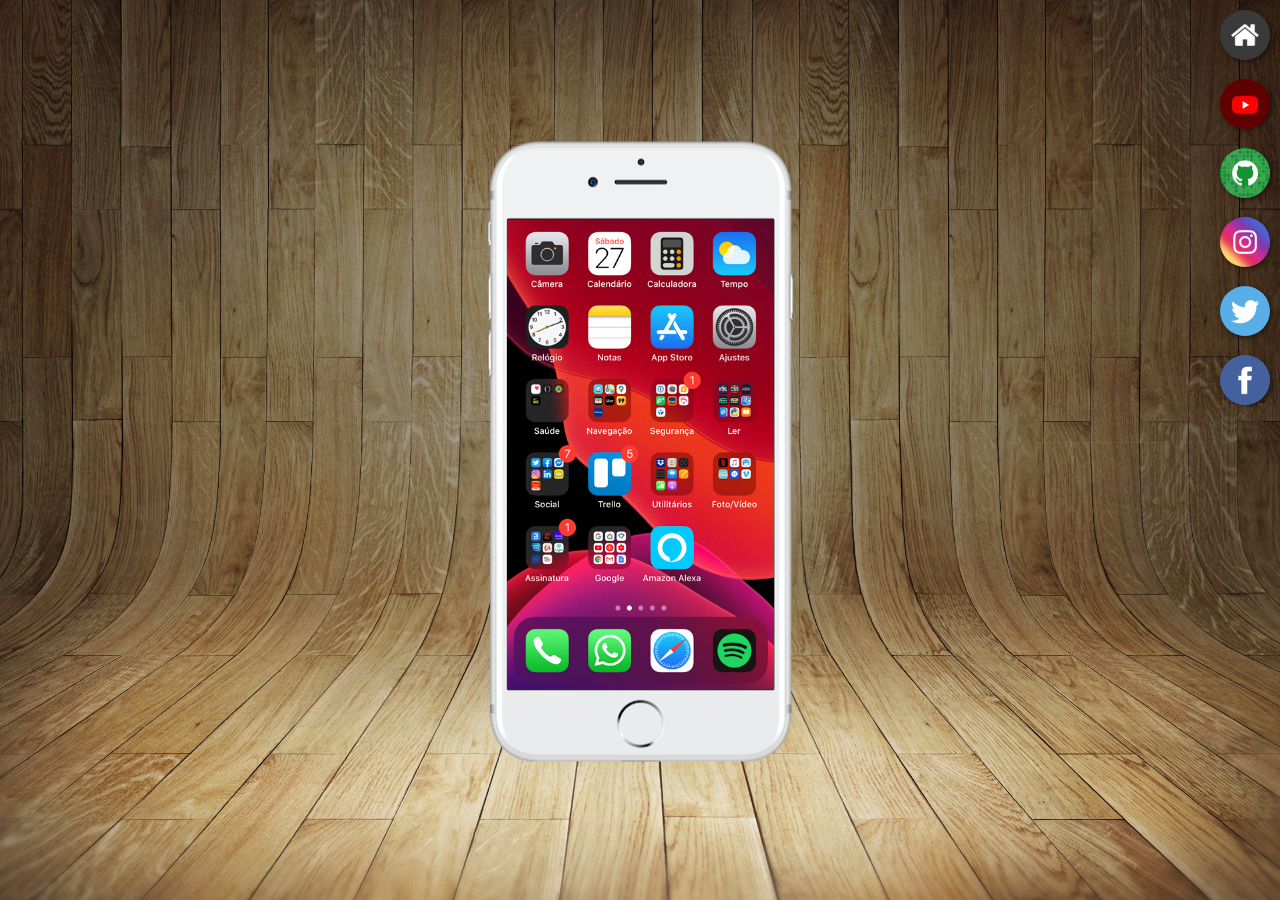
<file: index.html>
<!DOCTYPE html>
<html lang="pt-br">
<head>
    <meta charset="UTF-8">
    <meta http-equiv="X-UA-Compatible" content="IE=edge">
    <meta name="viewport" content="width=device-width, initial-scale=1.0">
    <link rel="shortcut icon" href="crown.png" type="image/x-icon">
    <link rel="stylesheet" href="estilo/style.css">
    <title>projeto redes sociais</title>
</head>
<body>
    <main>
        <div id="telefone">
            <iframe src="home.html" name="tela" frameborder="0" id="centro">
                seu navegador não é compativel
            </iframe>
        </div>
        <div id="redes-sociais">
            <a href="home.html" target="tela"><img src="imagens/logo-home.jpg" alt="home"></a>
            <a href="youtube.html" target="tela" ><img src="imagens/logo-youtube.jpg" alt="youtube"></a>
            <a href="github.html" target="tela"><img src="imagens/logo-github.jpg" alt="github"></a>
            <a href="instagram.html" target="tela"><img src="imagens/logo-instagram.jpg" alt="instagram"></a>
            <a href="twitter.html" target="tela"><img src="imagens/logo-twitter.jpg" alt="twitter"></a>
            <a href="facebook.html" target="tela"><img src="imagens/logo-facebook.jpg" alt="facebook"></a>
        </div>
    </main>
</body>
</html>
</file>
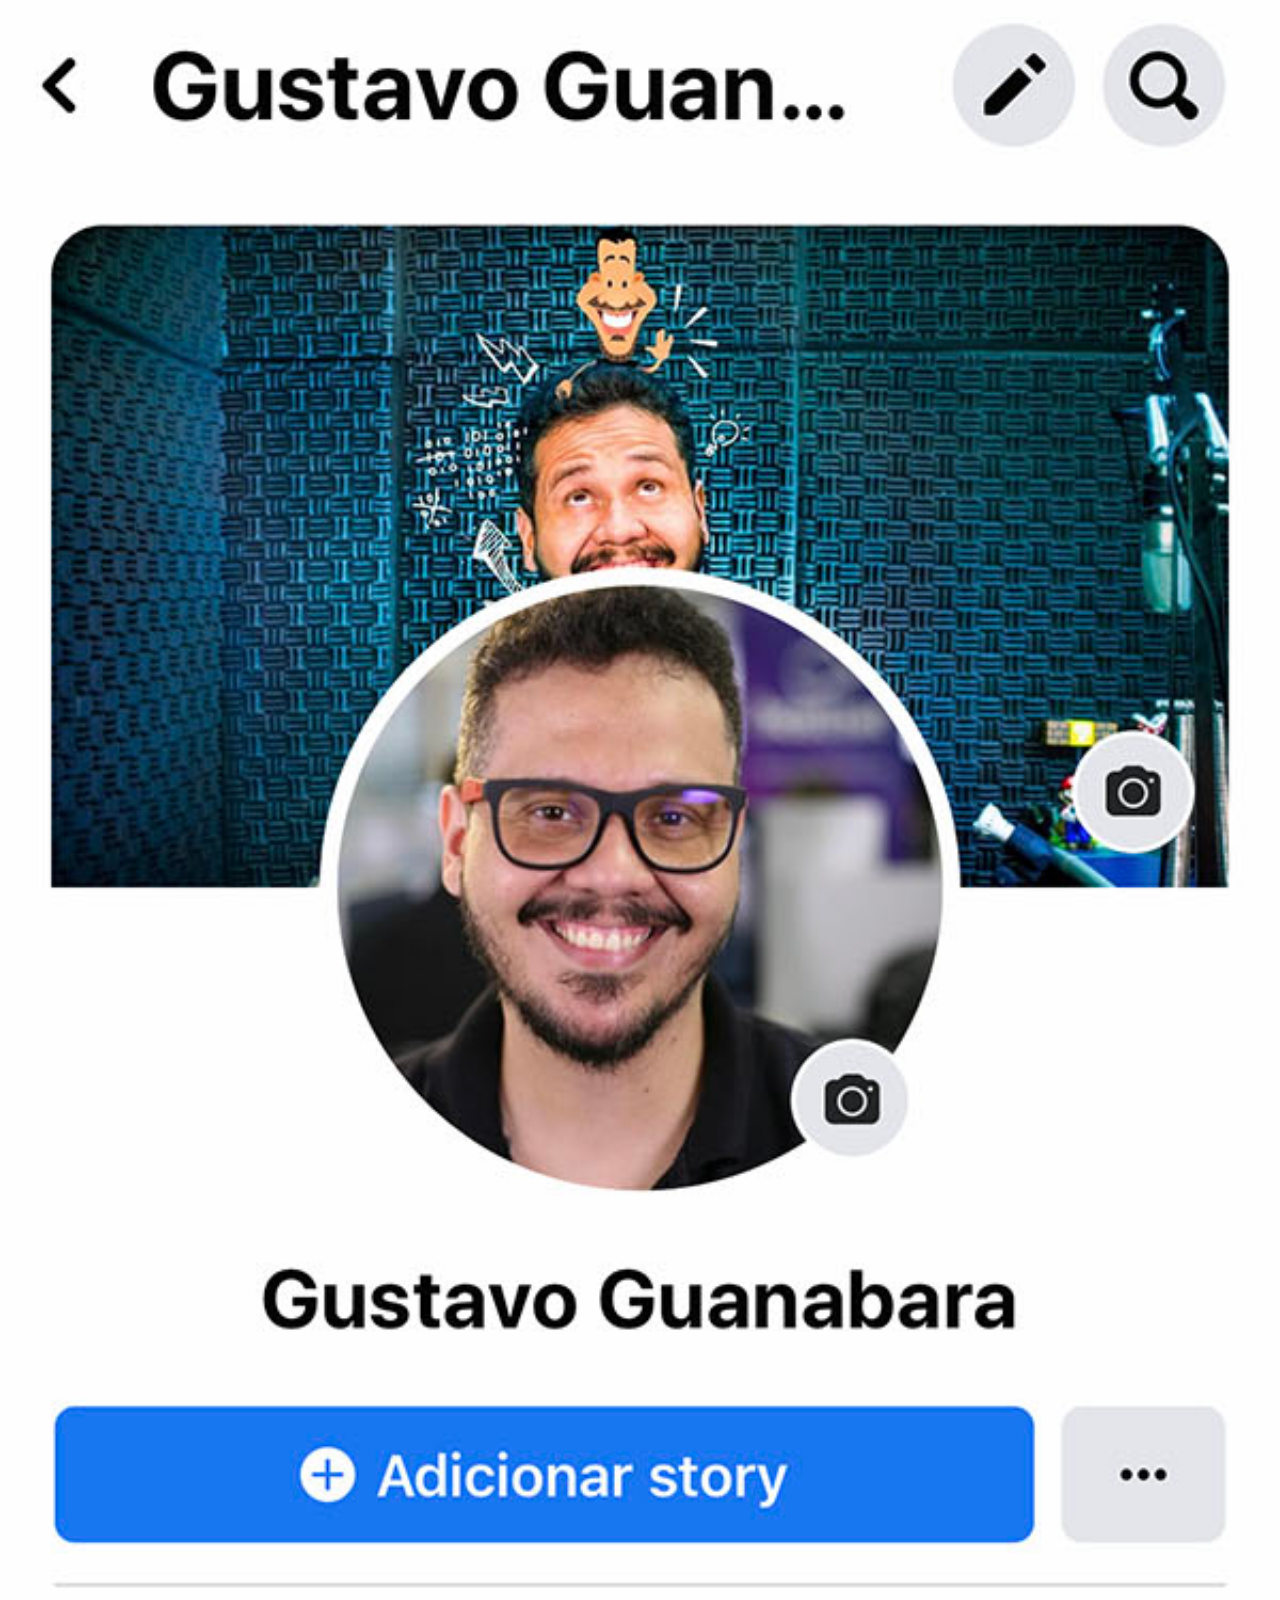
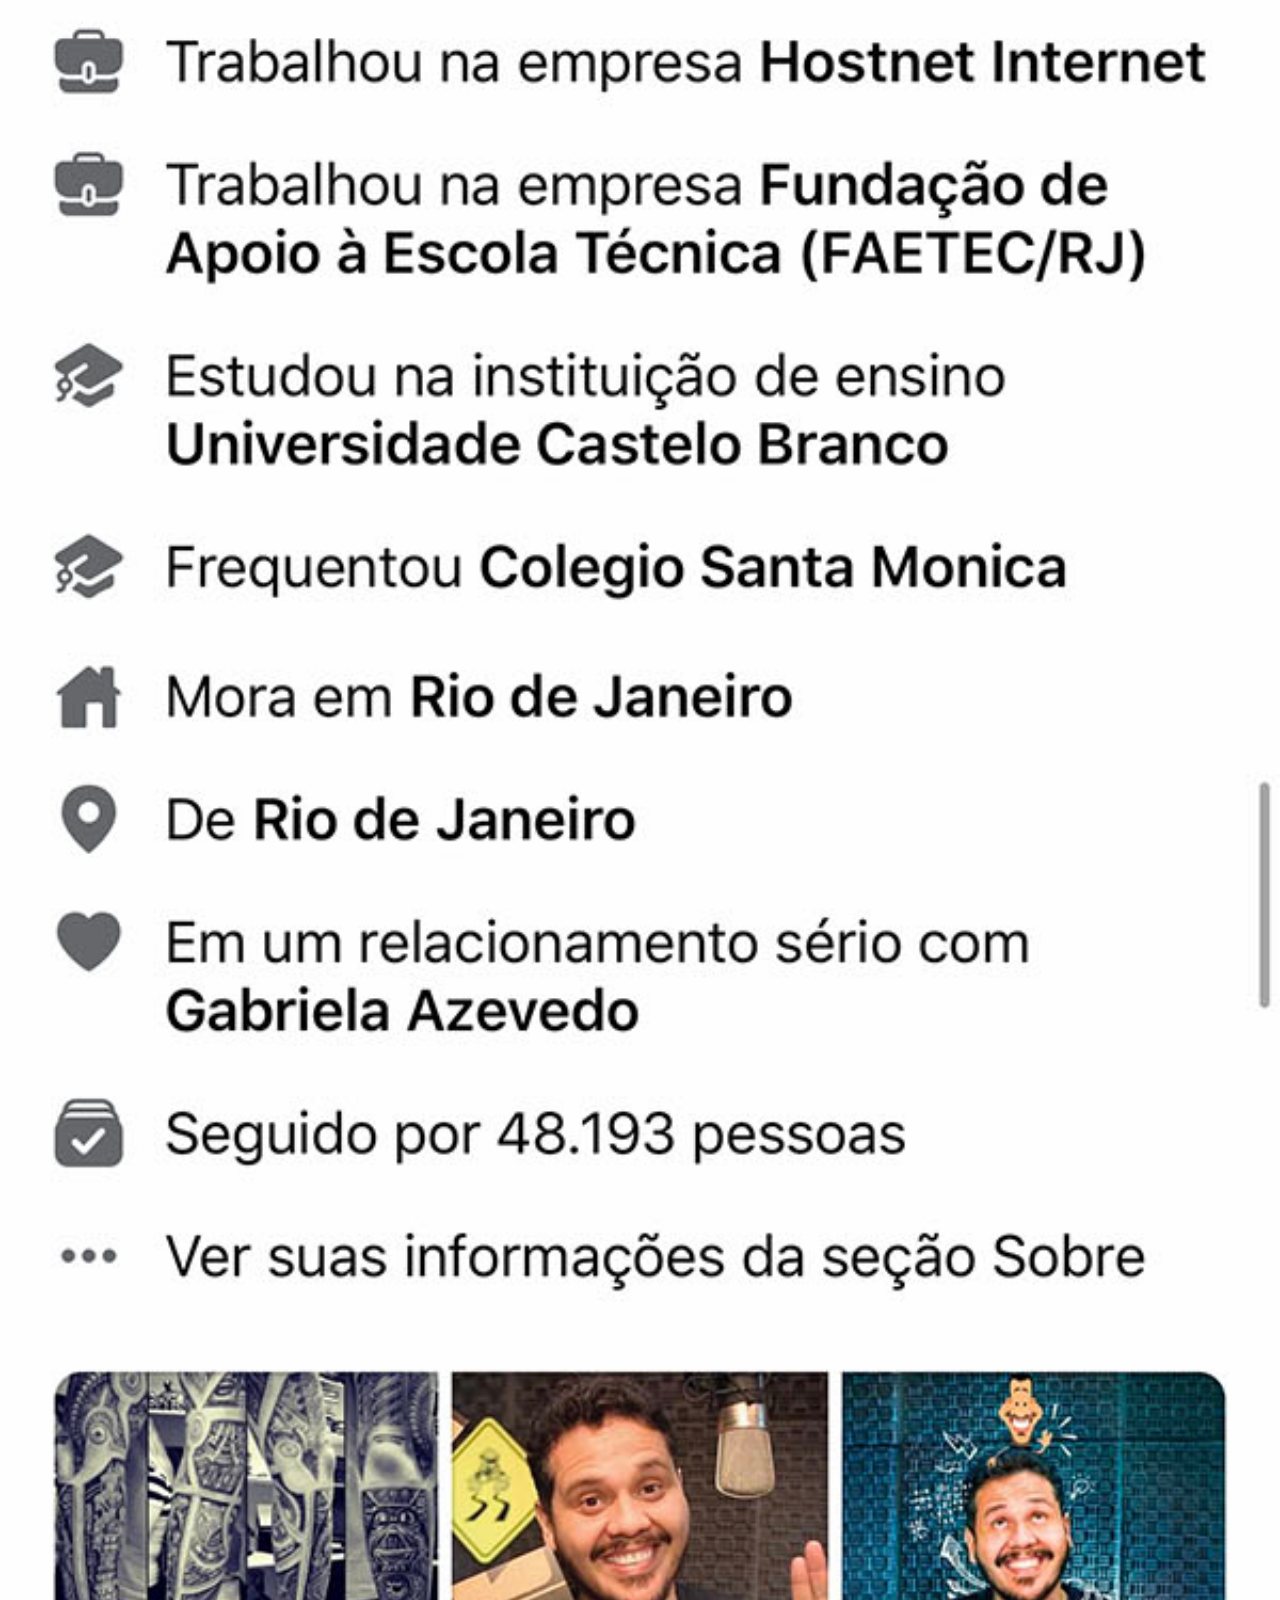
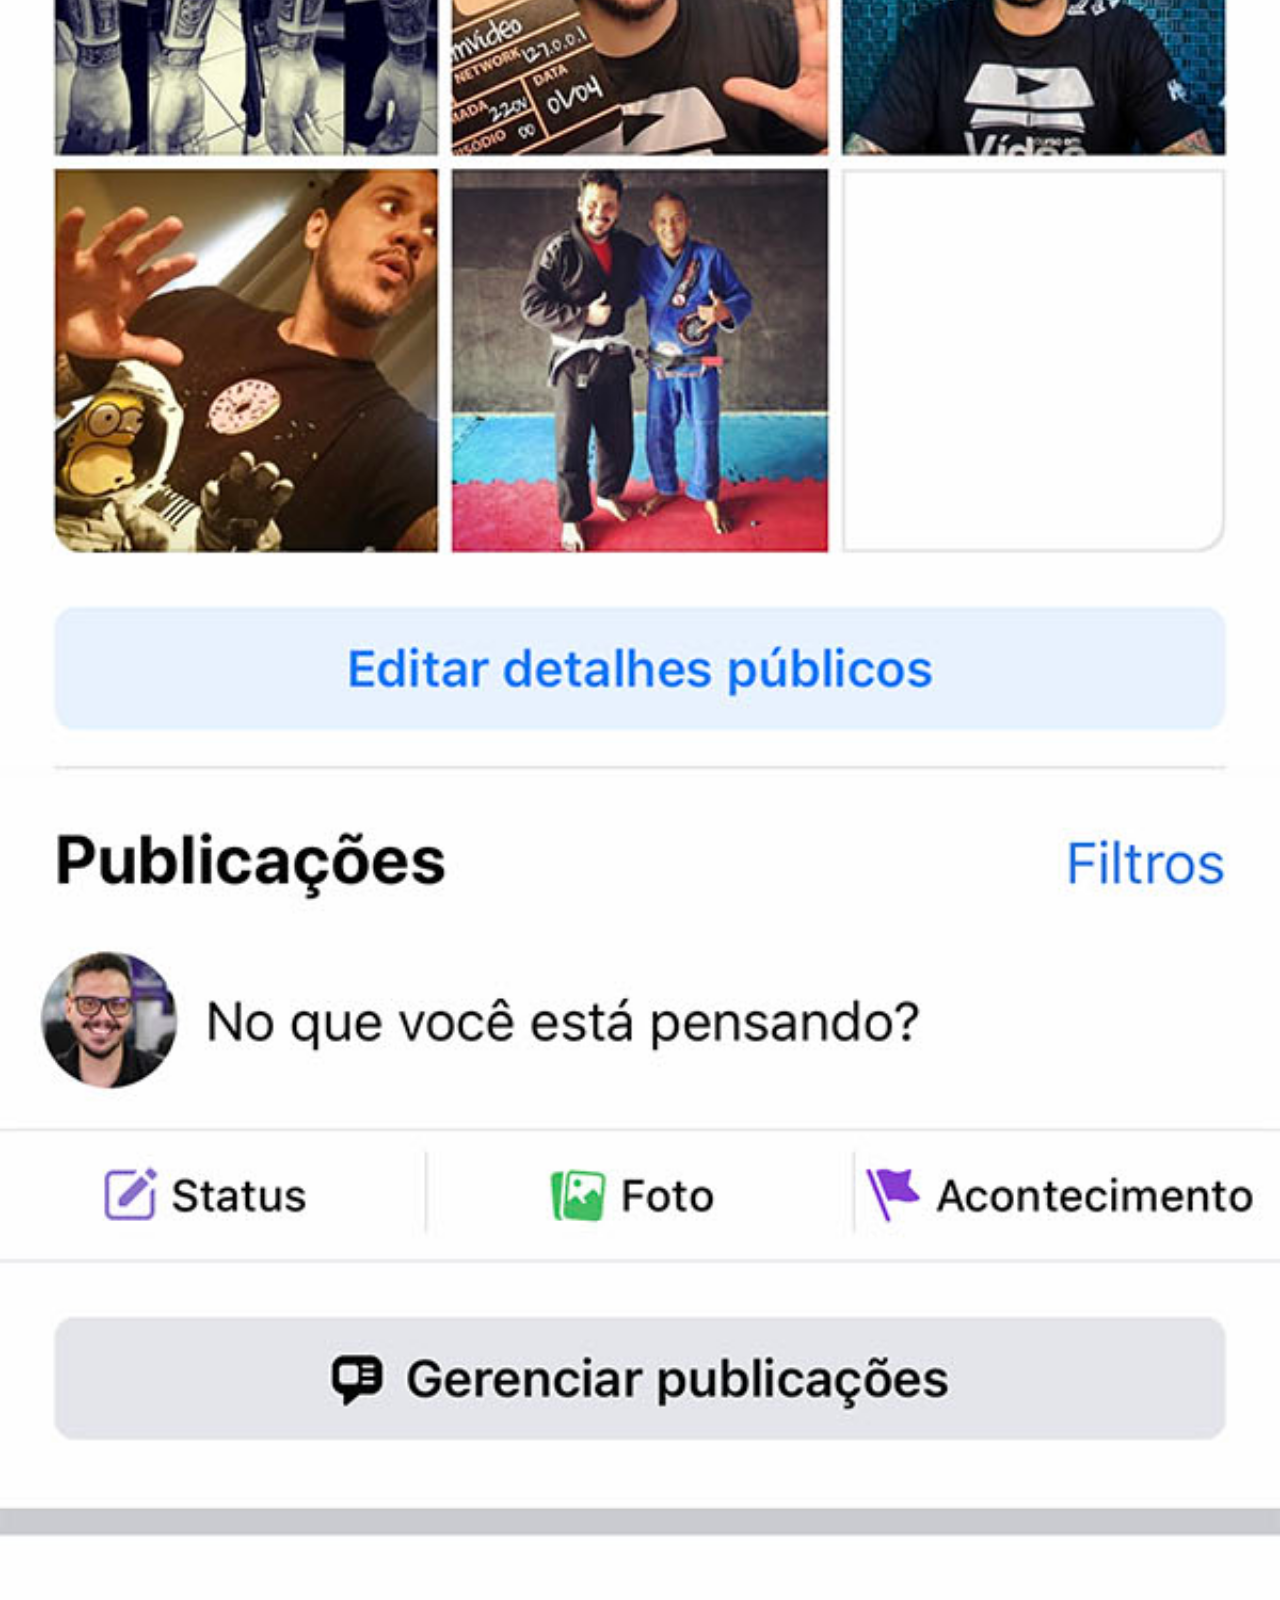
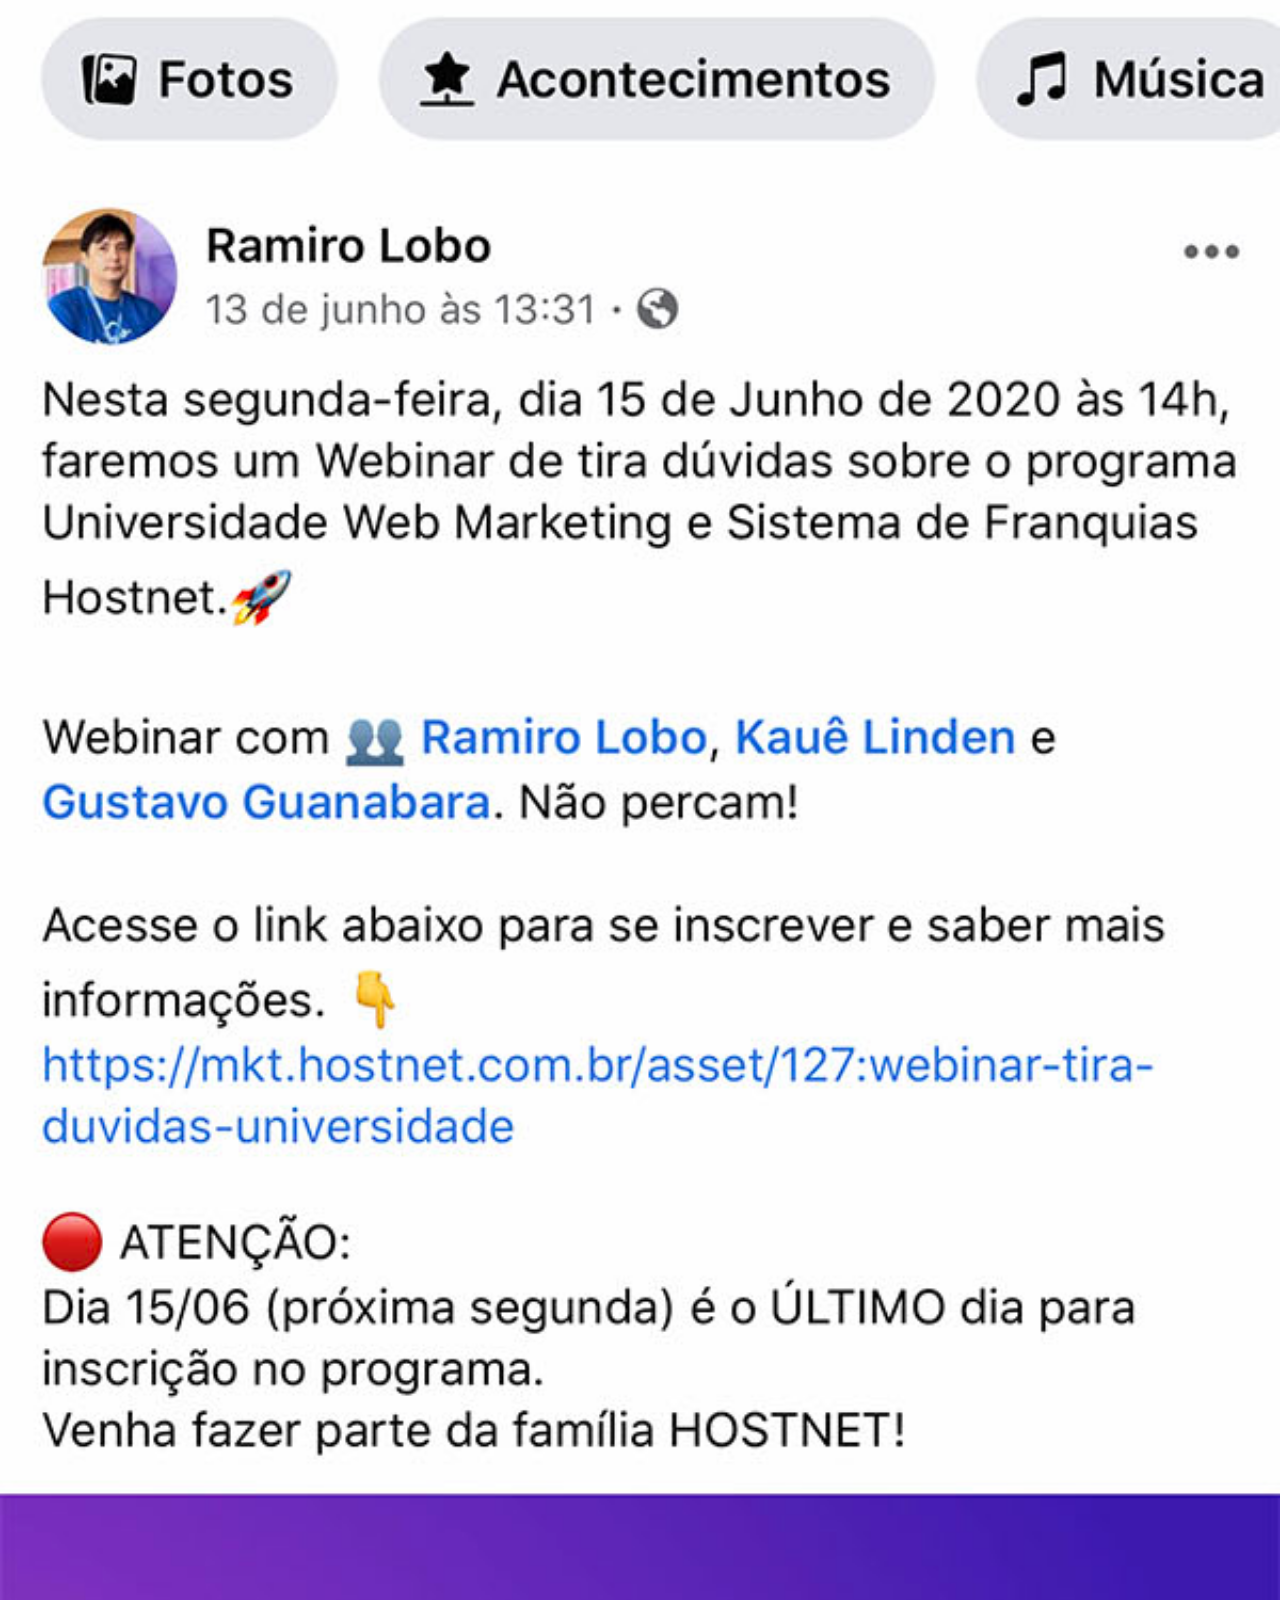
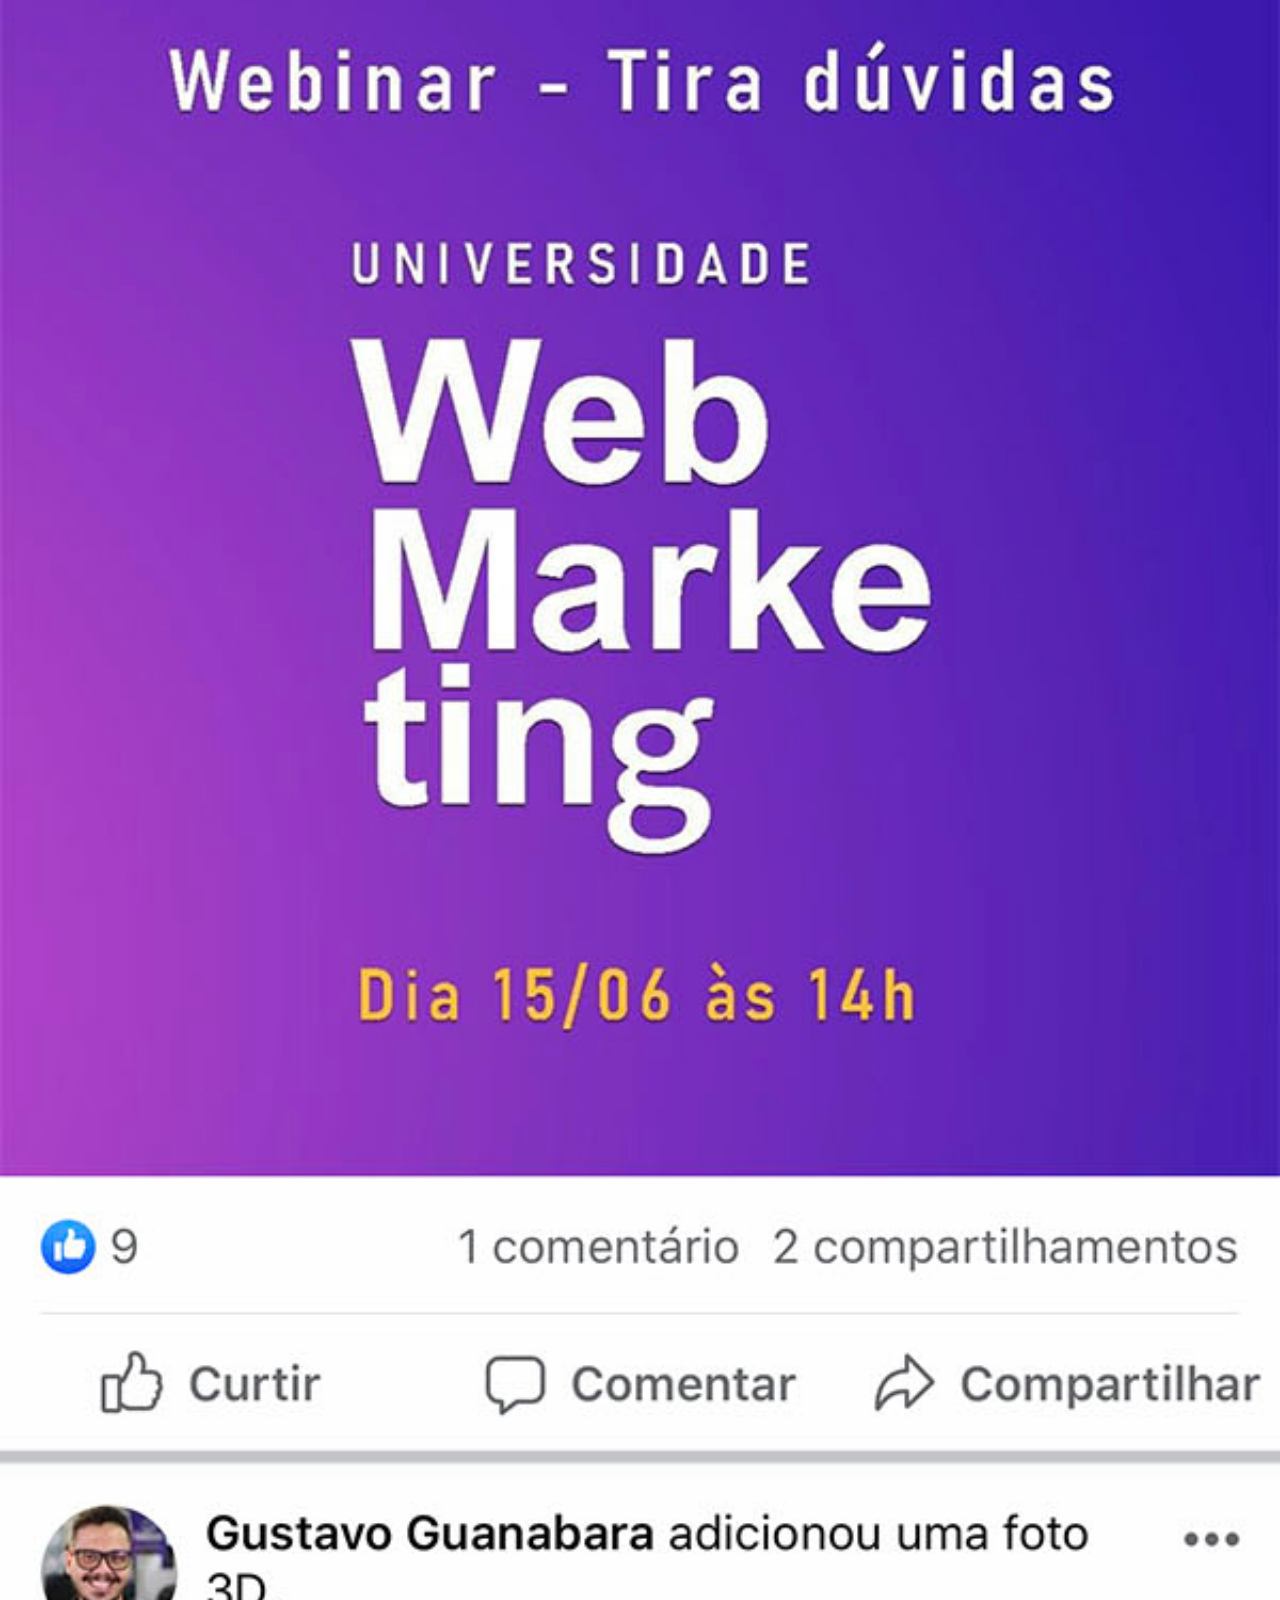
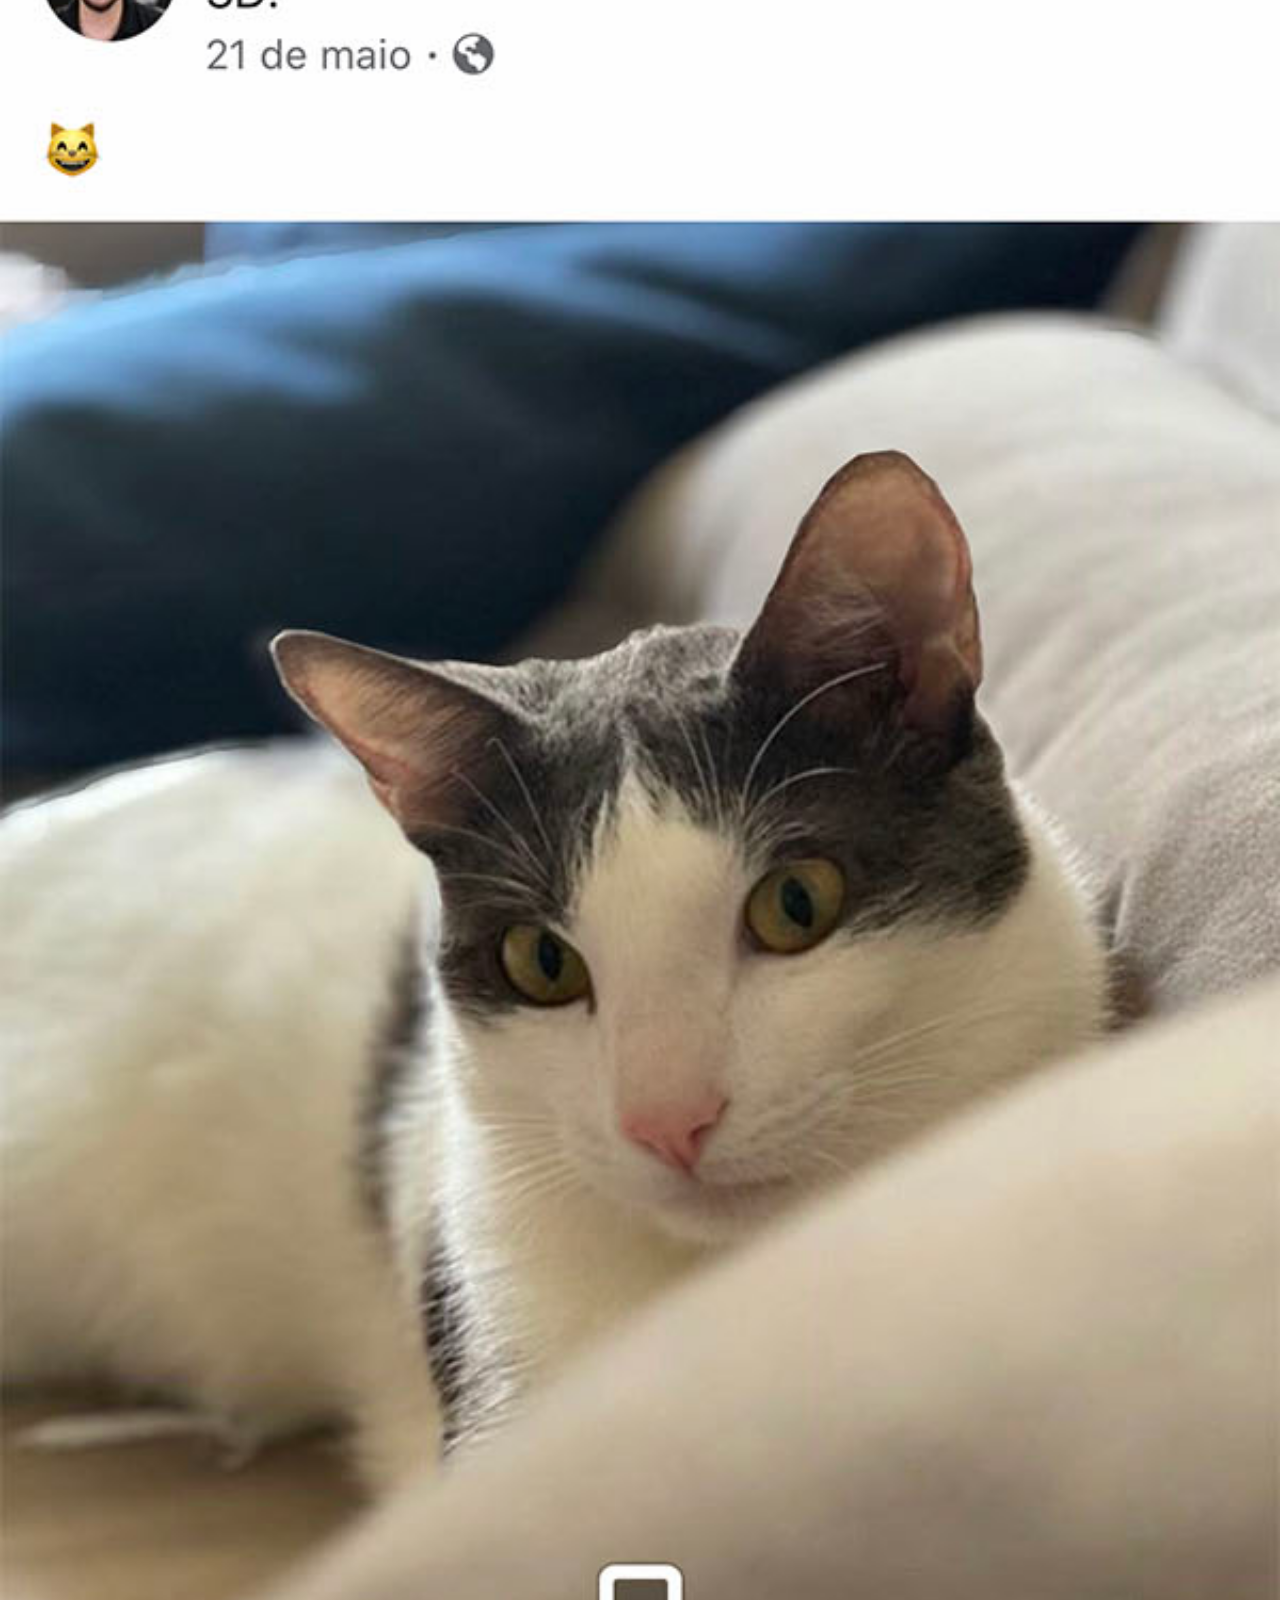
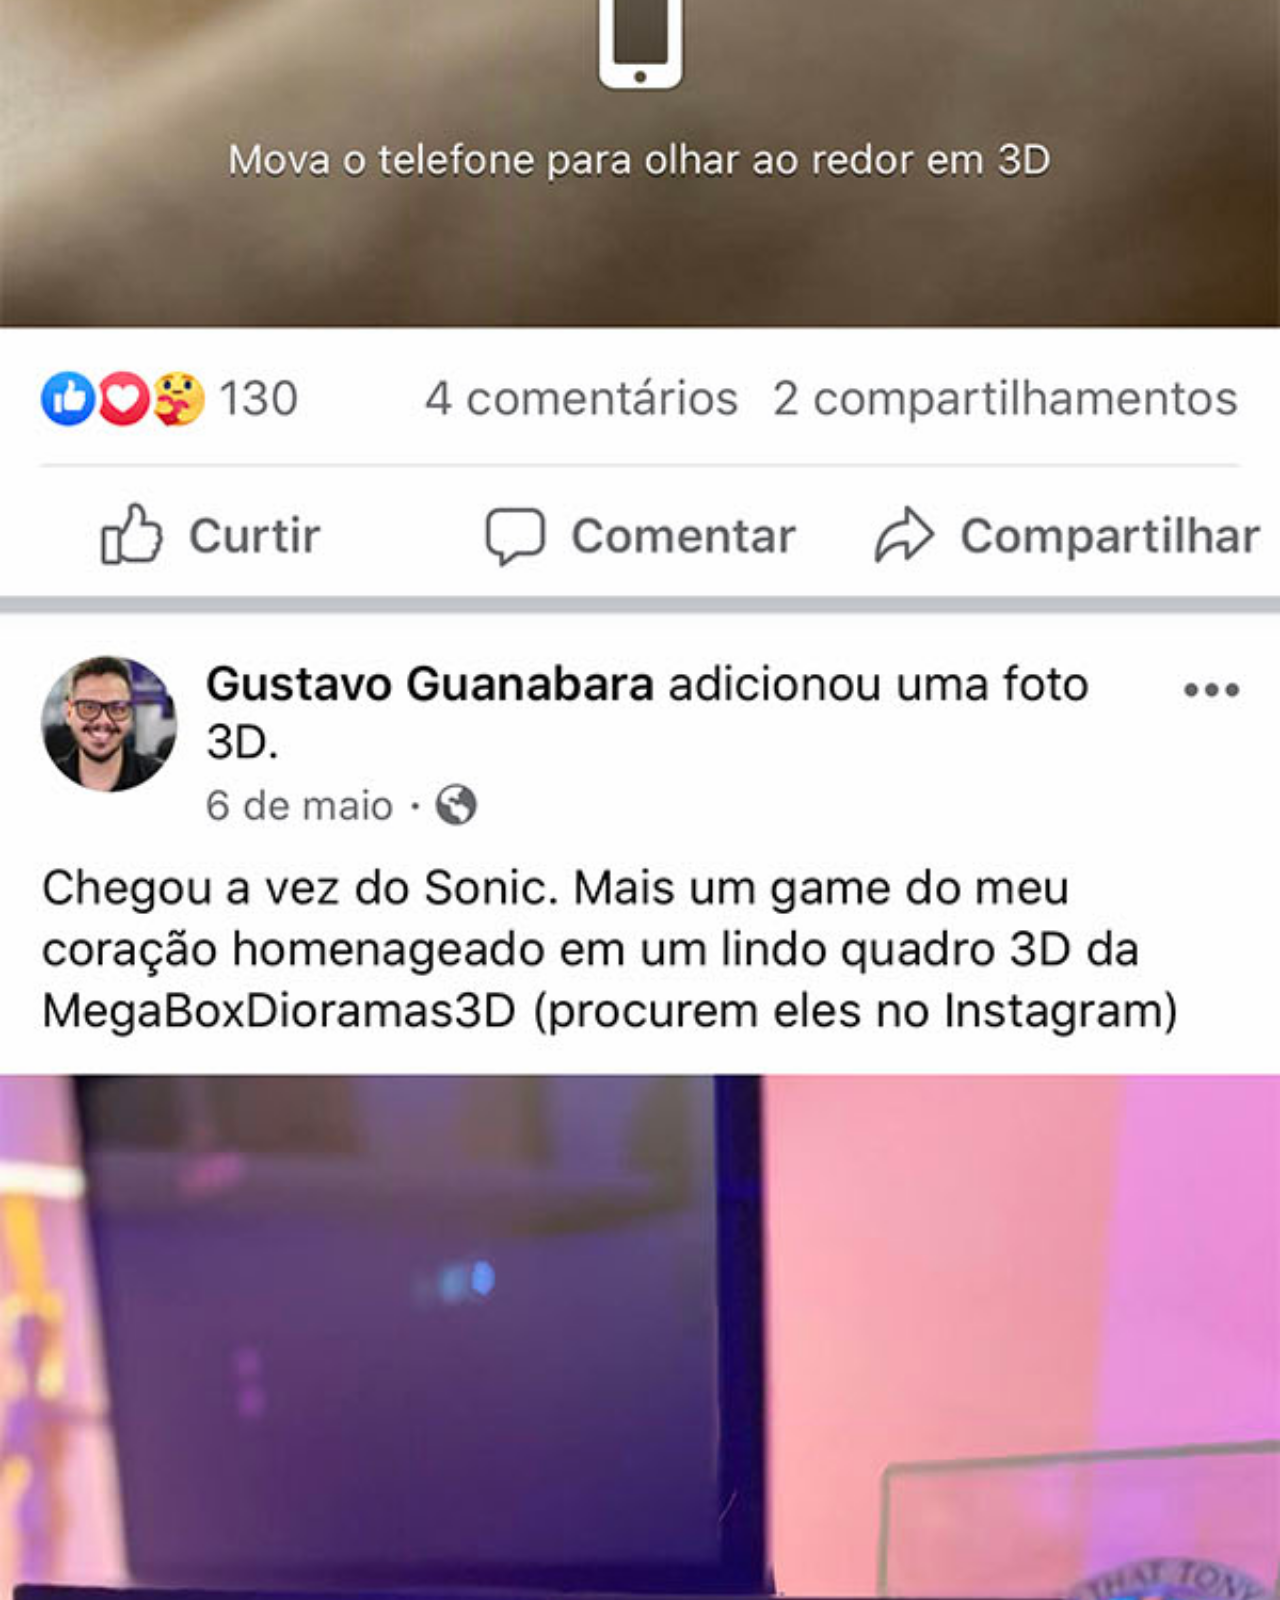
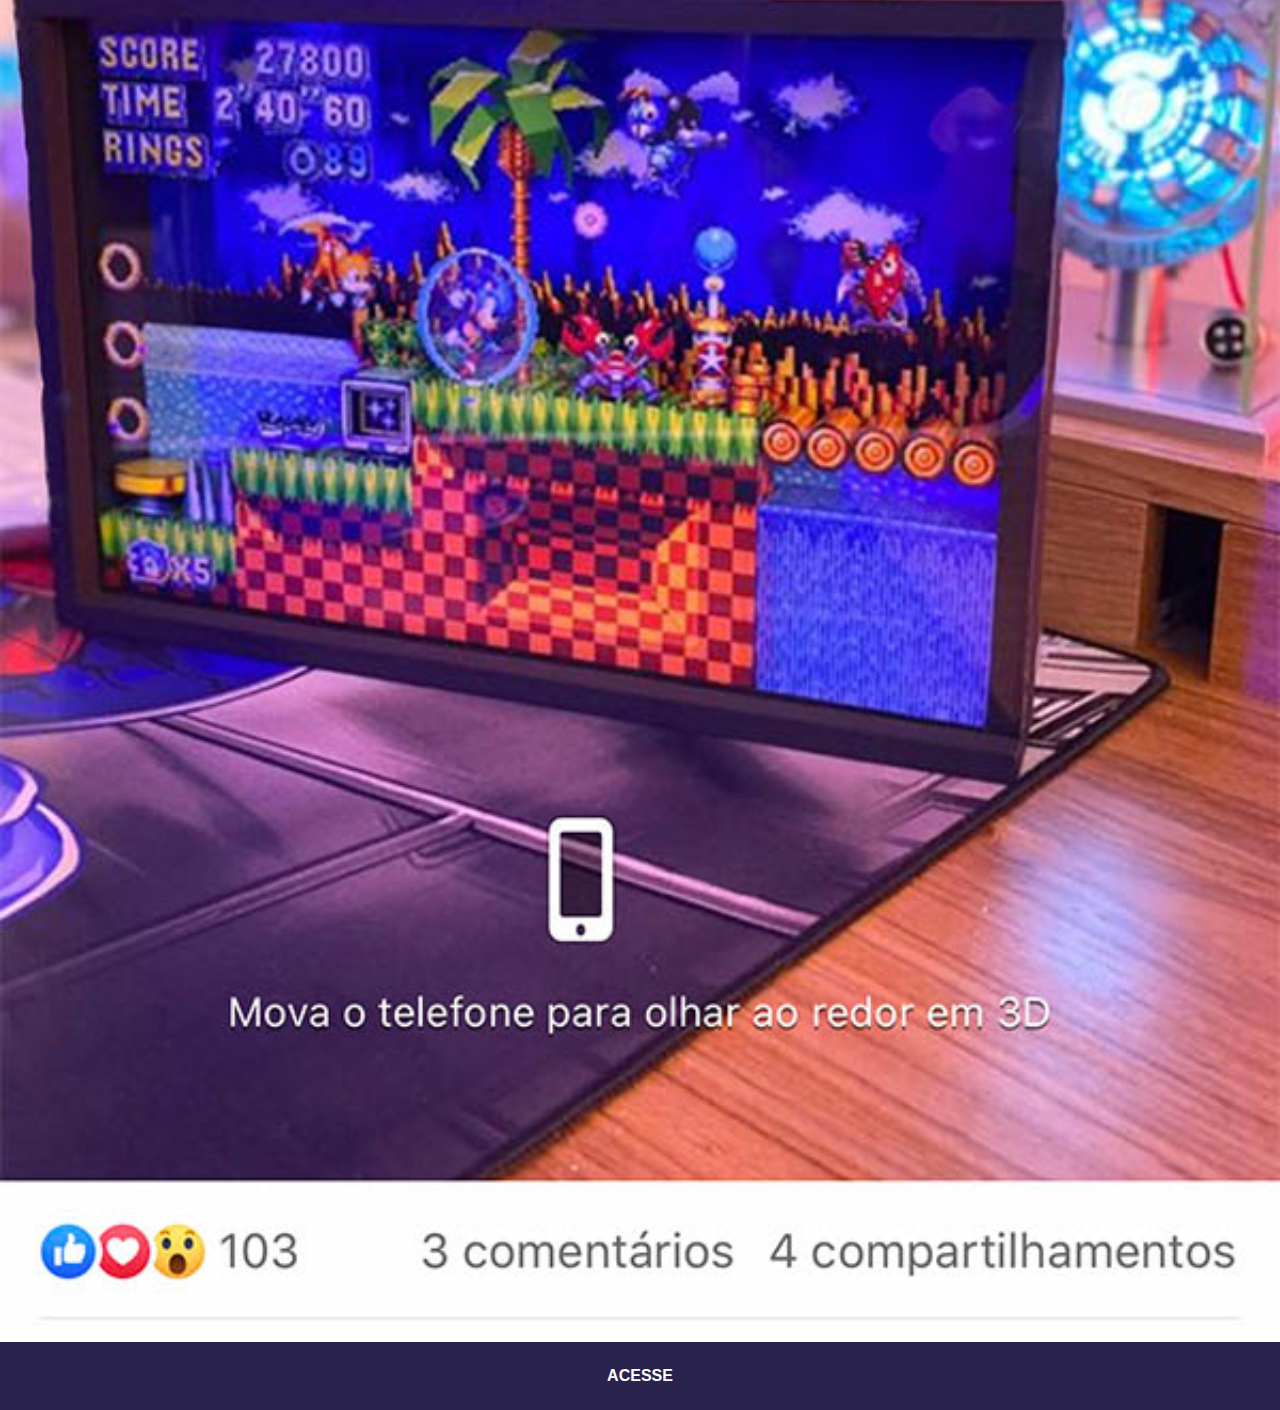
<file: facebook.html>
<!DOCTYPE html>
<html lang="pt-br">
<head>
    <meta charset="UTF-8">
    <meta http-equiv="X-UA-Compatible" content="IE=edge">
    <meta name="viewport" content="width=device-width, initial-scale=1.0">
    <link rel="stylesheet" href="estilo/social.css">
    <title>facebook</title>
</head>
<body>
    <img src="imagens/tela-facebook.jpg" alt="facebook">
    <a href="https://pt-br.facebook.com/gustavoguanabara/" target="_blank">ACESSE</a>
</body>
</html>
</file>
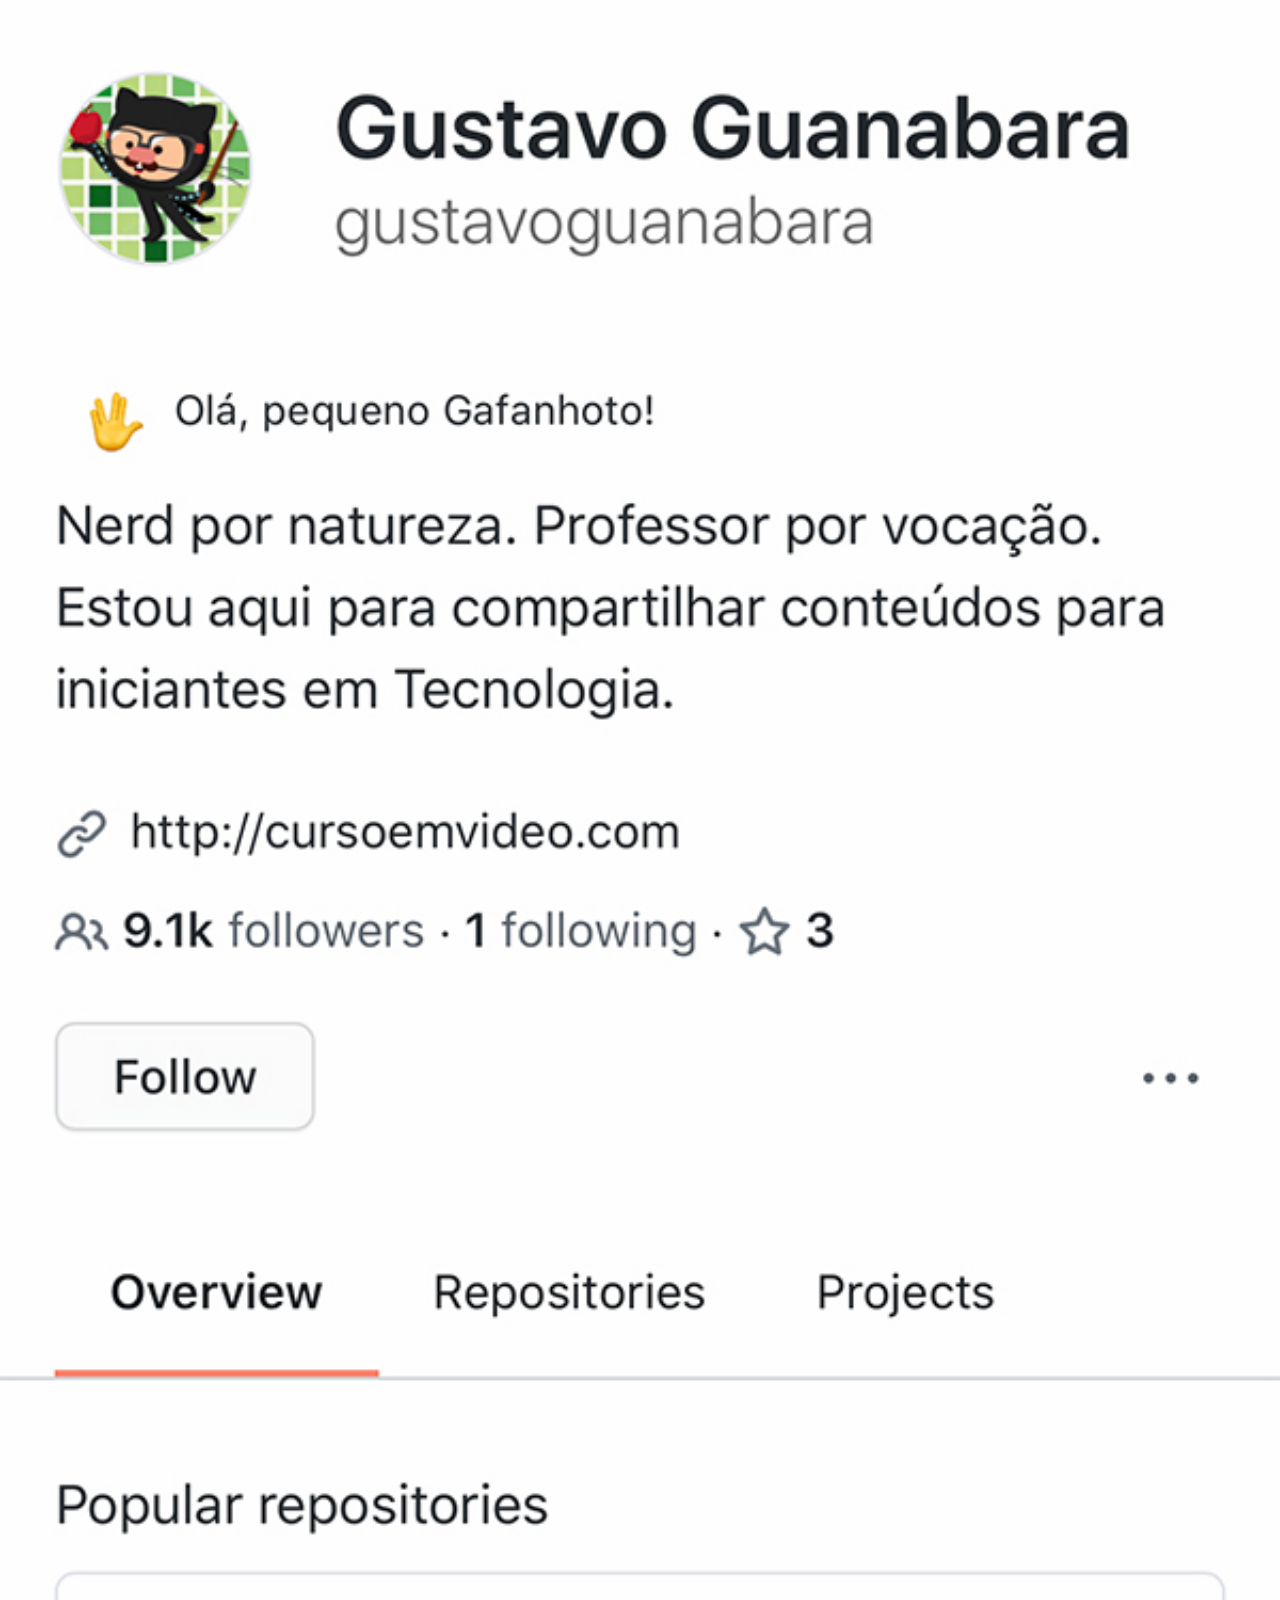
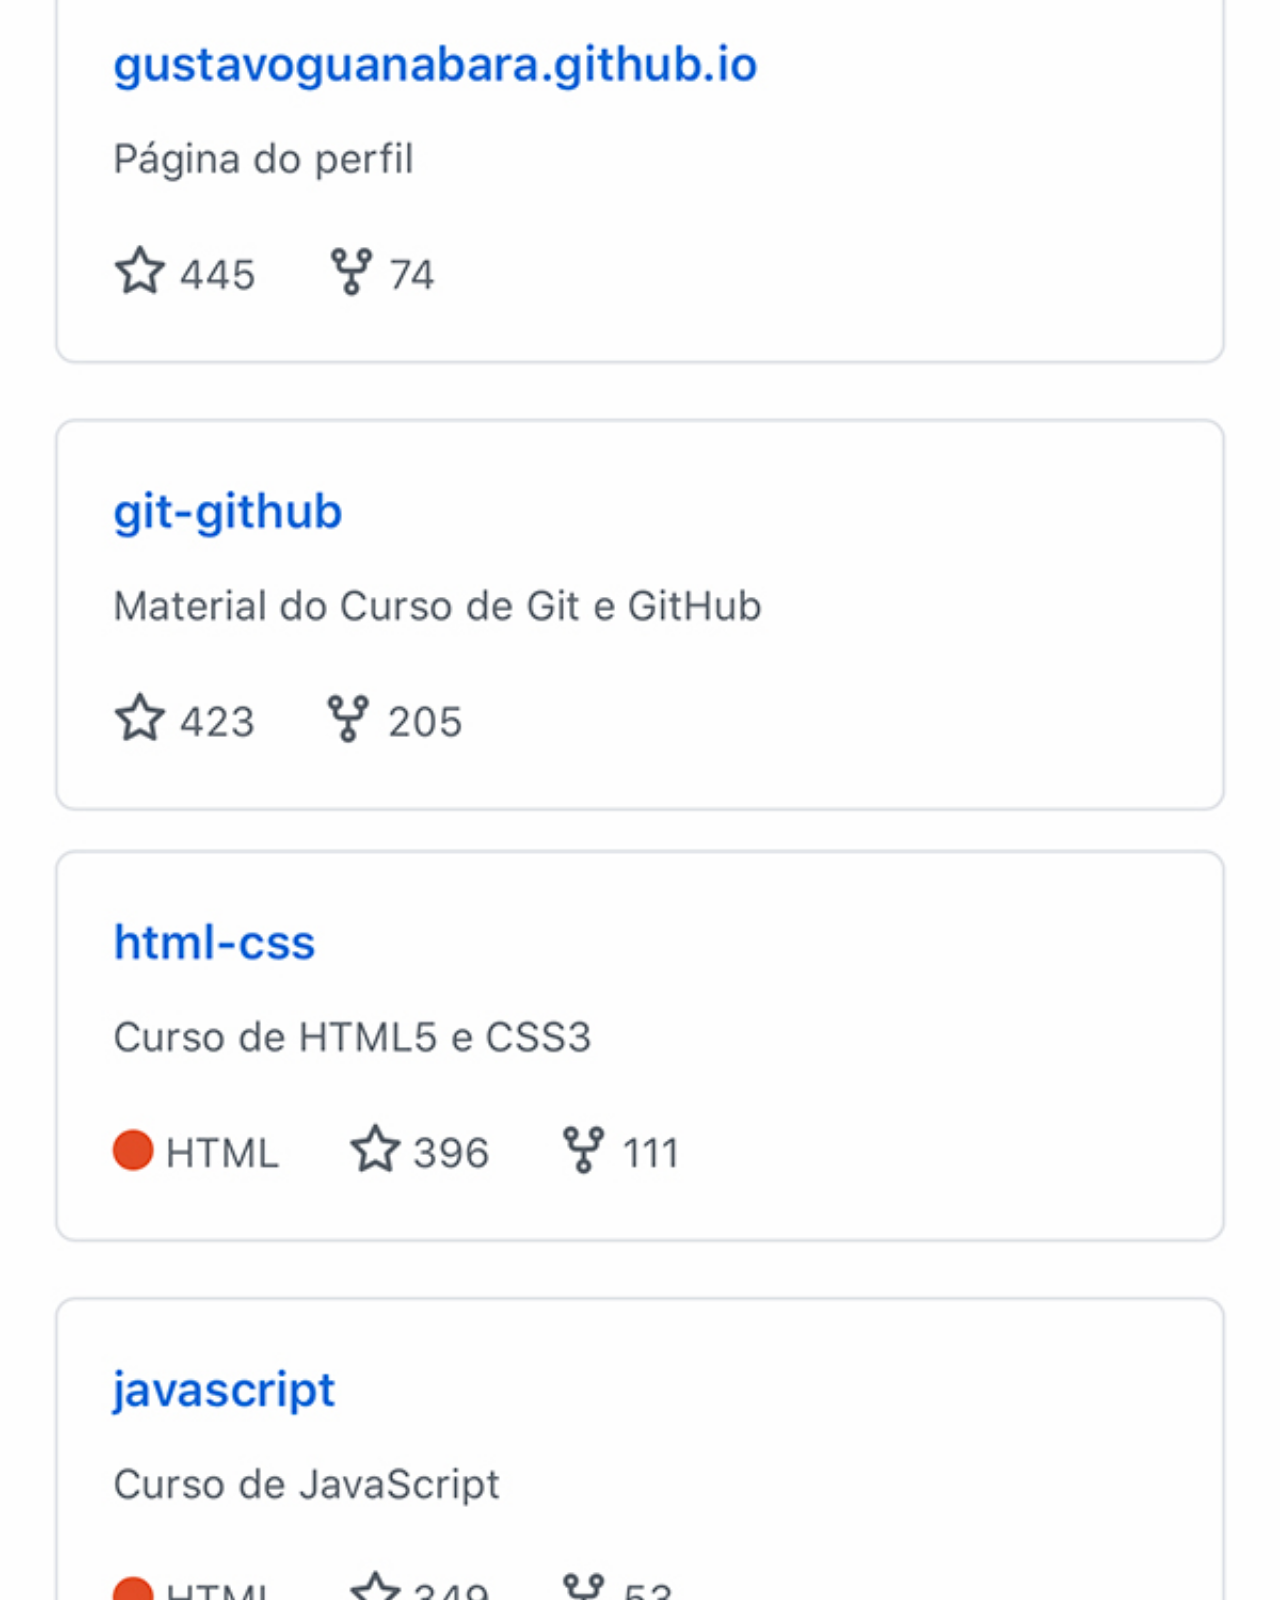
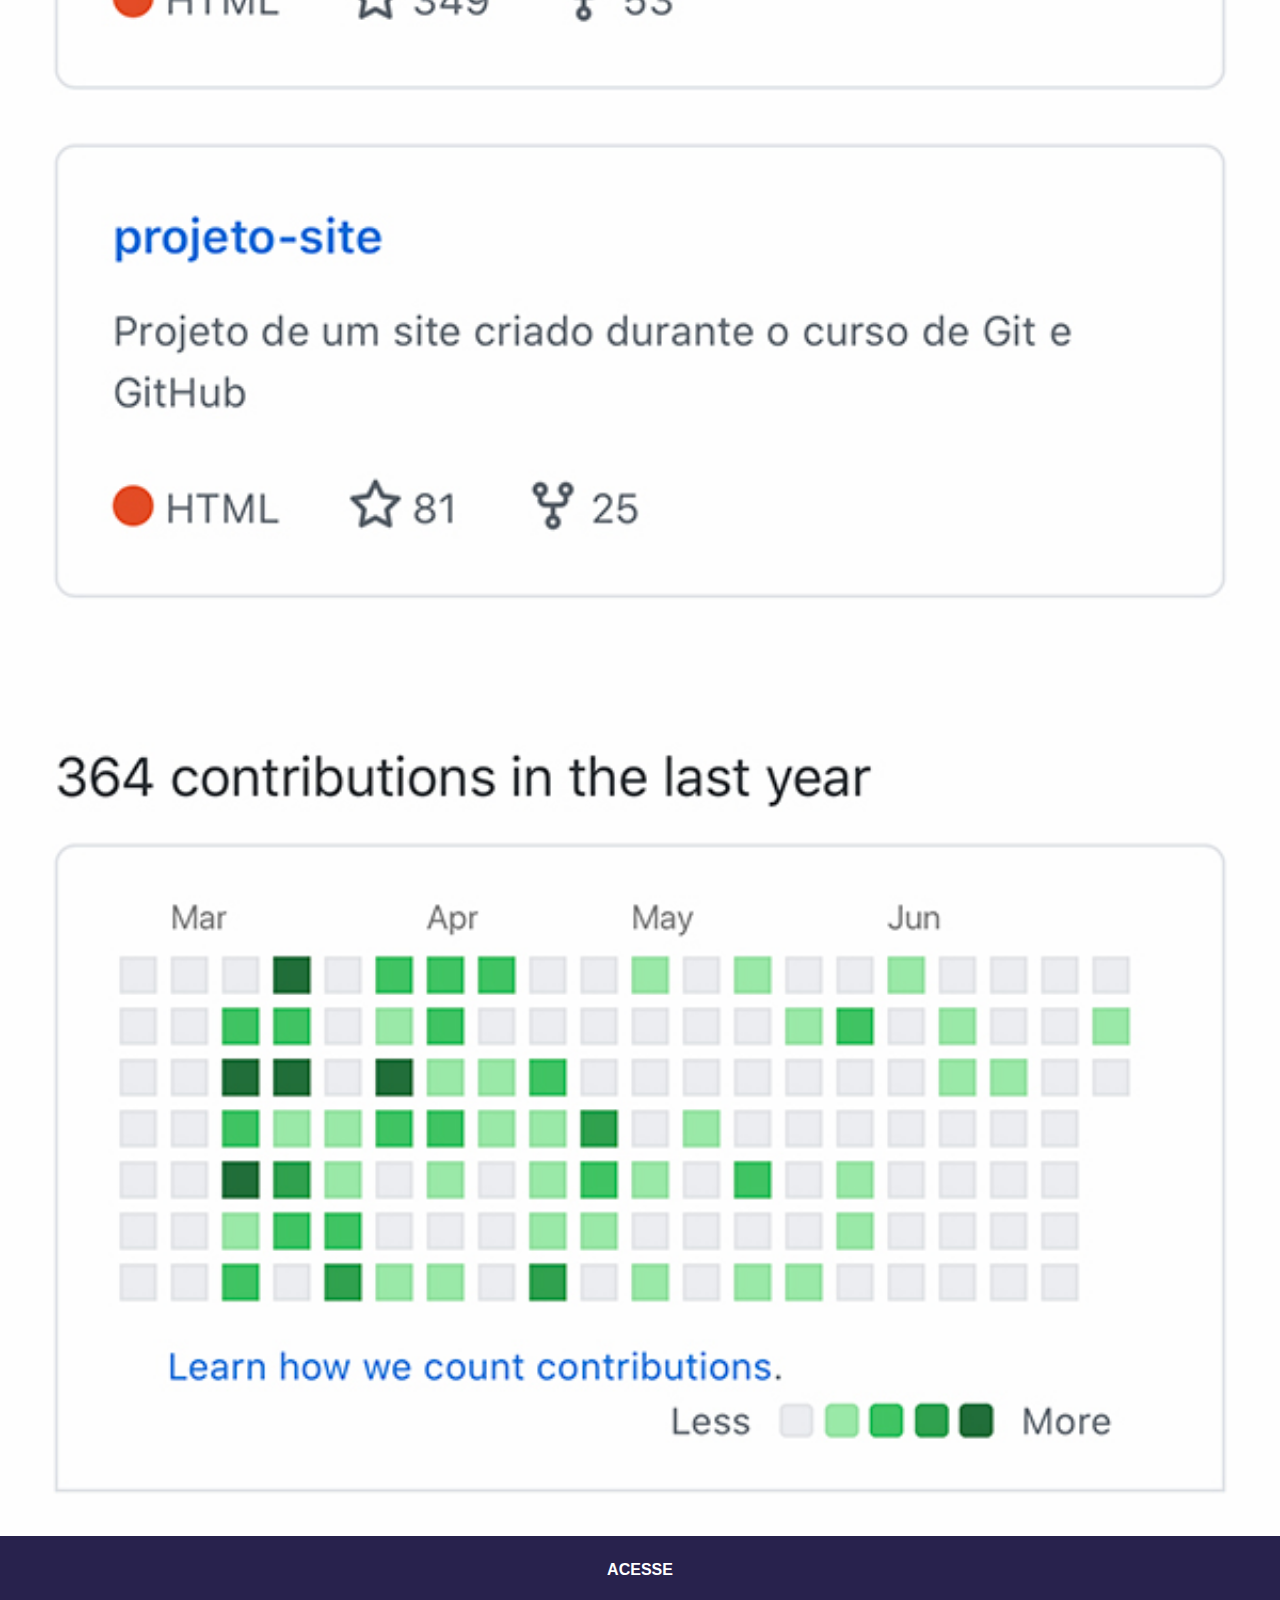
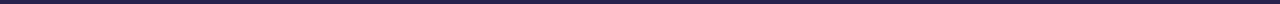
<file: github.html>
<!DOCTYPE html>
<html lang="pt-br">
<head>
    <meta charset="UTF-8">
    <meta http-equiv="X-UA-Compatible" content="IE=edge">
    <meta name="viewport" content="width=device-width, initial-scale=1.0">
    <title>github</title>
    <link rel="stylesheet" href="estilo/social.css">
</head>
<body>
    <img src="imagens/tela-github.jpg" alt="github">
    <a href="https://github.com/Cauaxavier" target="_blank">ACESSE</a>
</body>
</html>
</file>
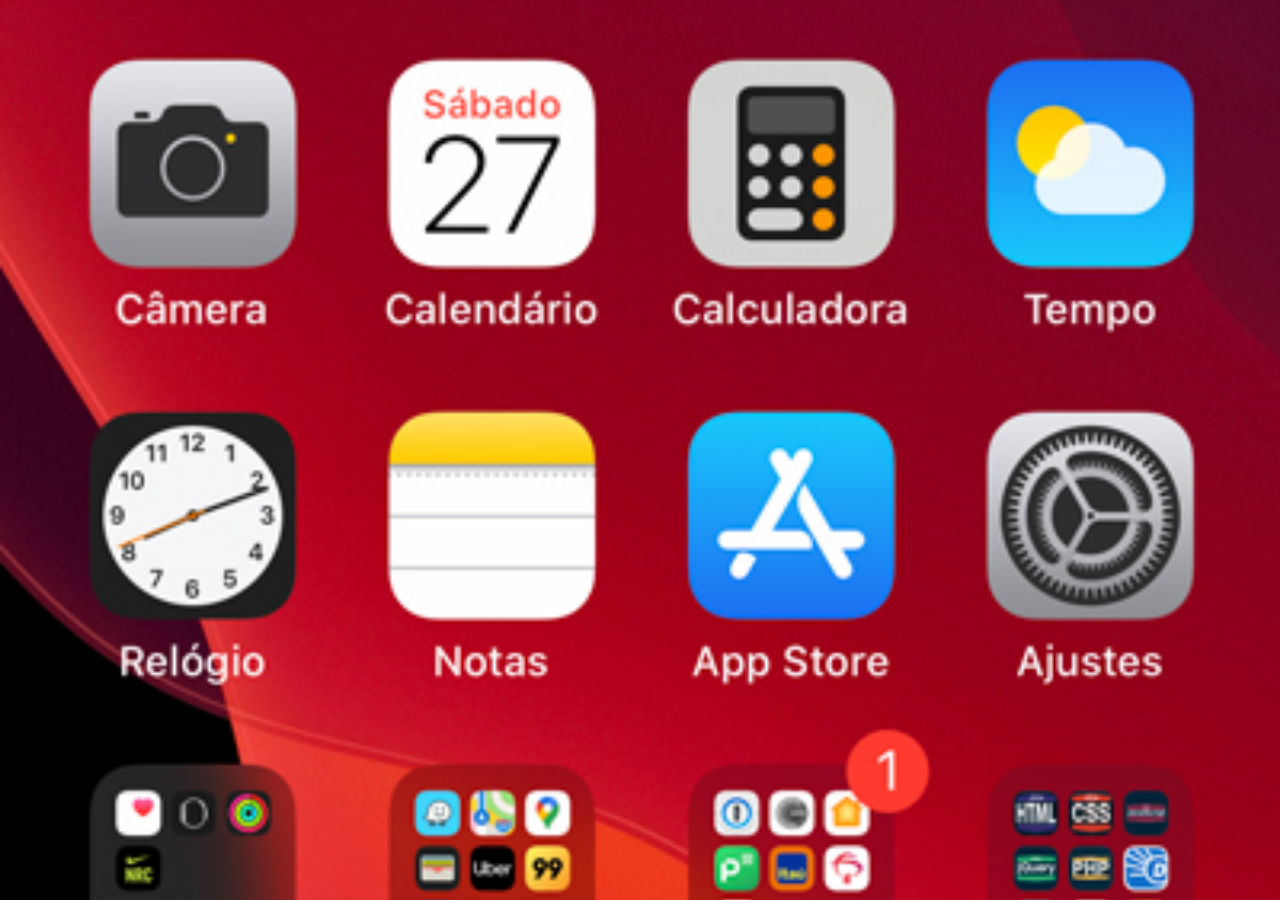
<file: home.html>
<!DOCTYPE html>
<html lang="pt-br">
<head>
    <meta charset="UTF-8">
    <meta http-equiv="X-UA-Compatible" content="IE=edge">
    <meta name="viewport" content="width=device-width, initial-scale=1.0">
    <title>Home</title>
    <style>
        * {
            padding: 0px;
            margin: 0px;
        }

        body {
            width: 100%;
            height: 100vh;
            background:black url('/imagens/tela-home.jpg') no-repeat top center;
            background-size: cover;
        }
    </style>
</head>
<body>
    
</body>
</html>
</file>
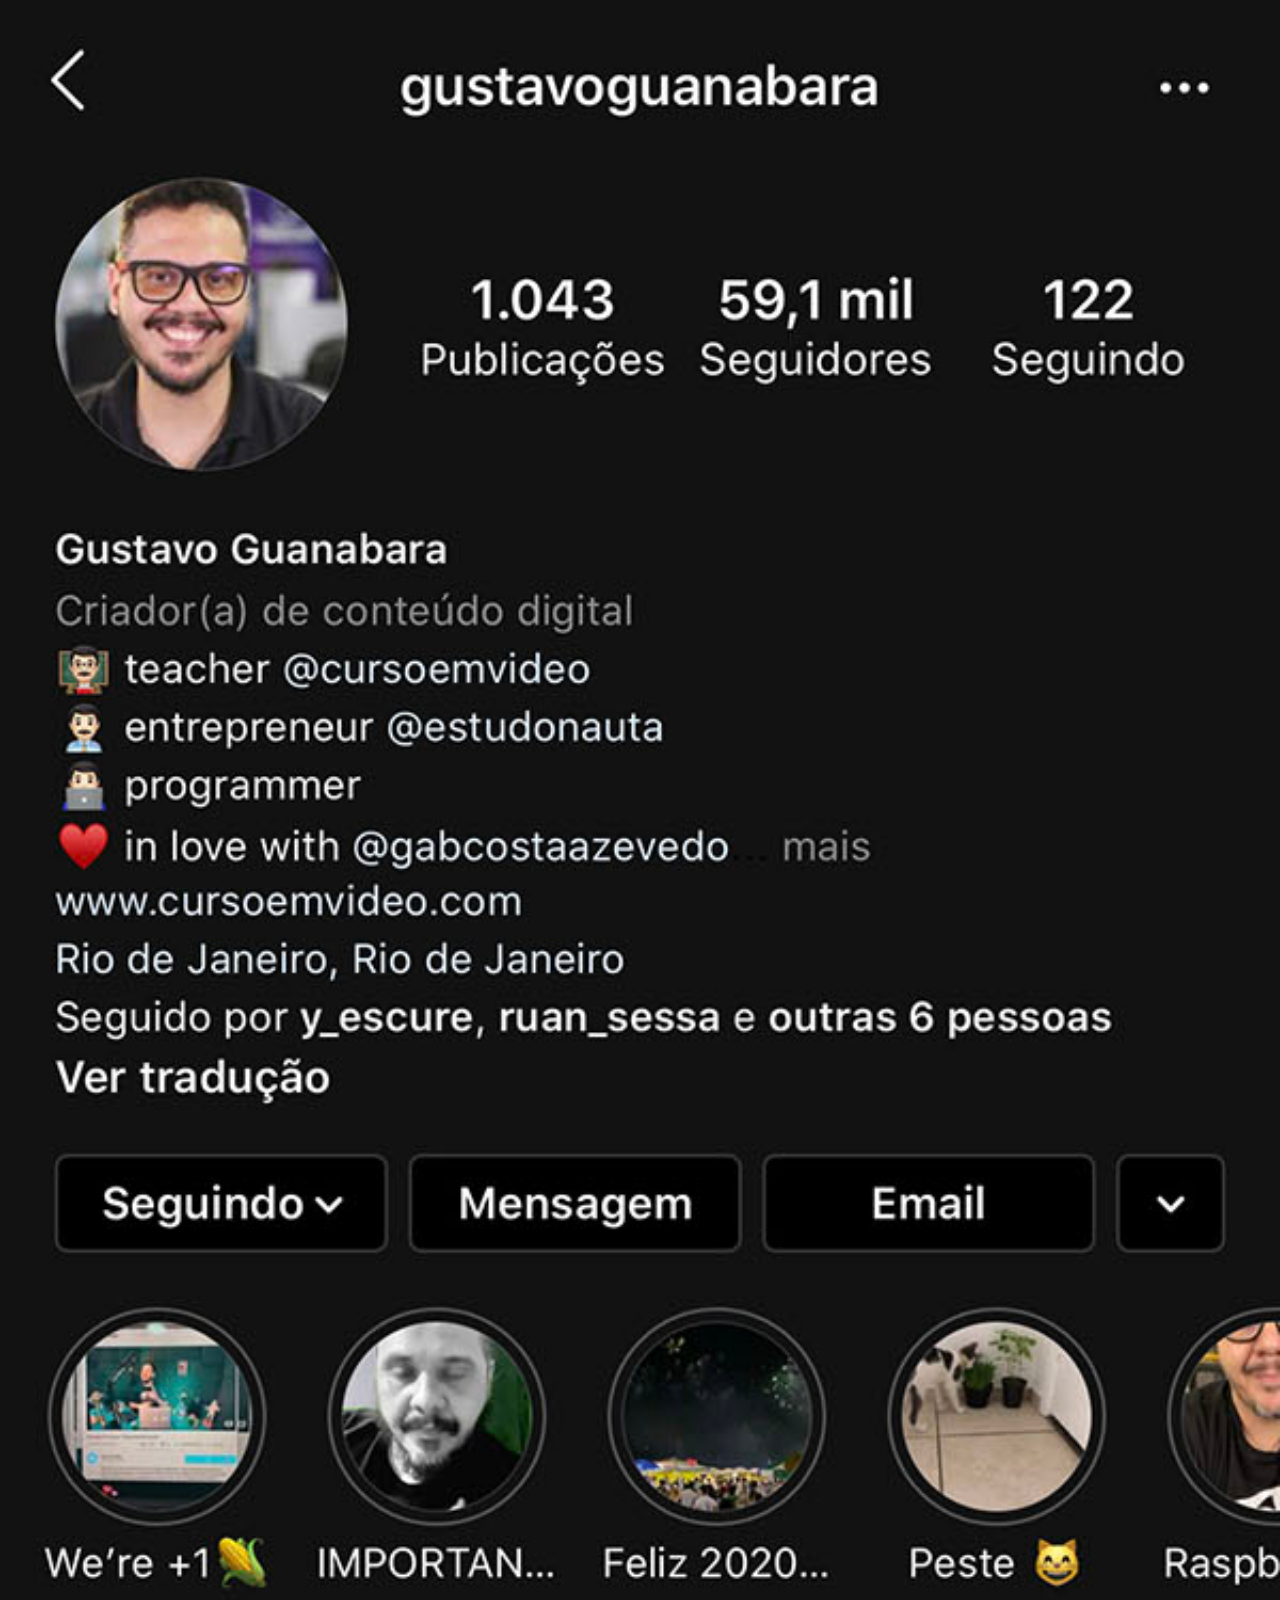
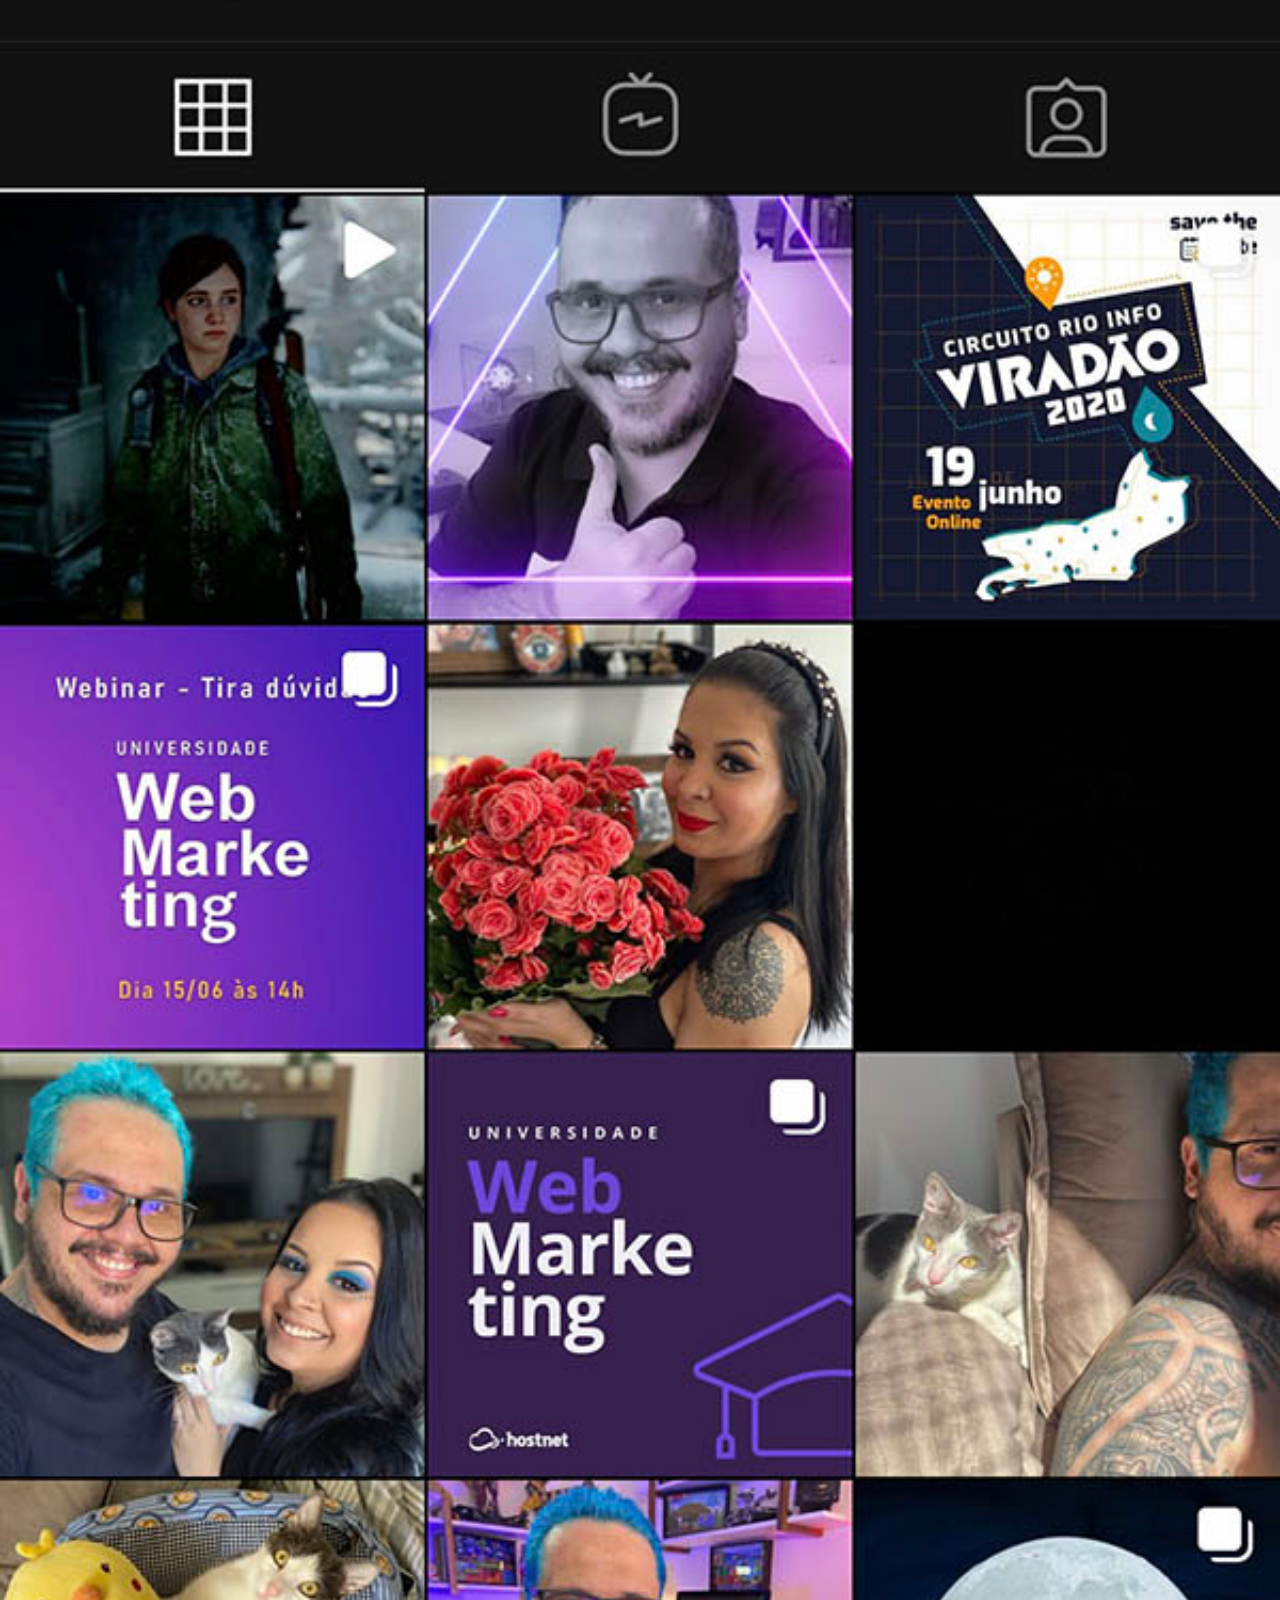
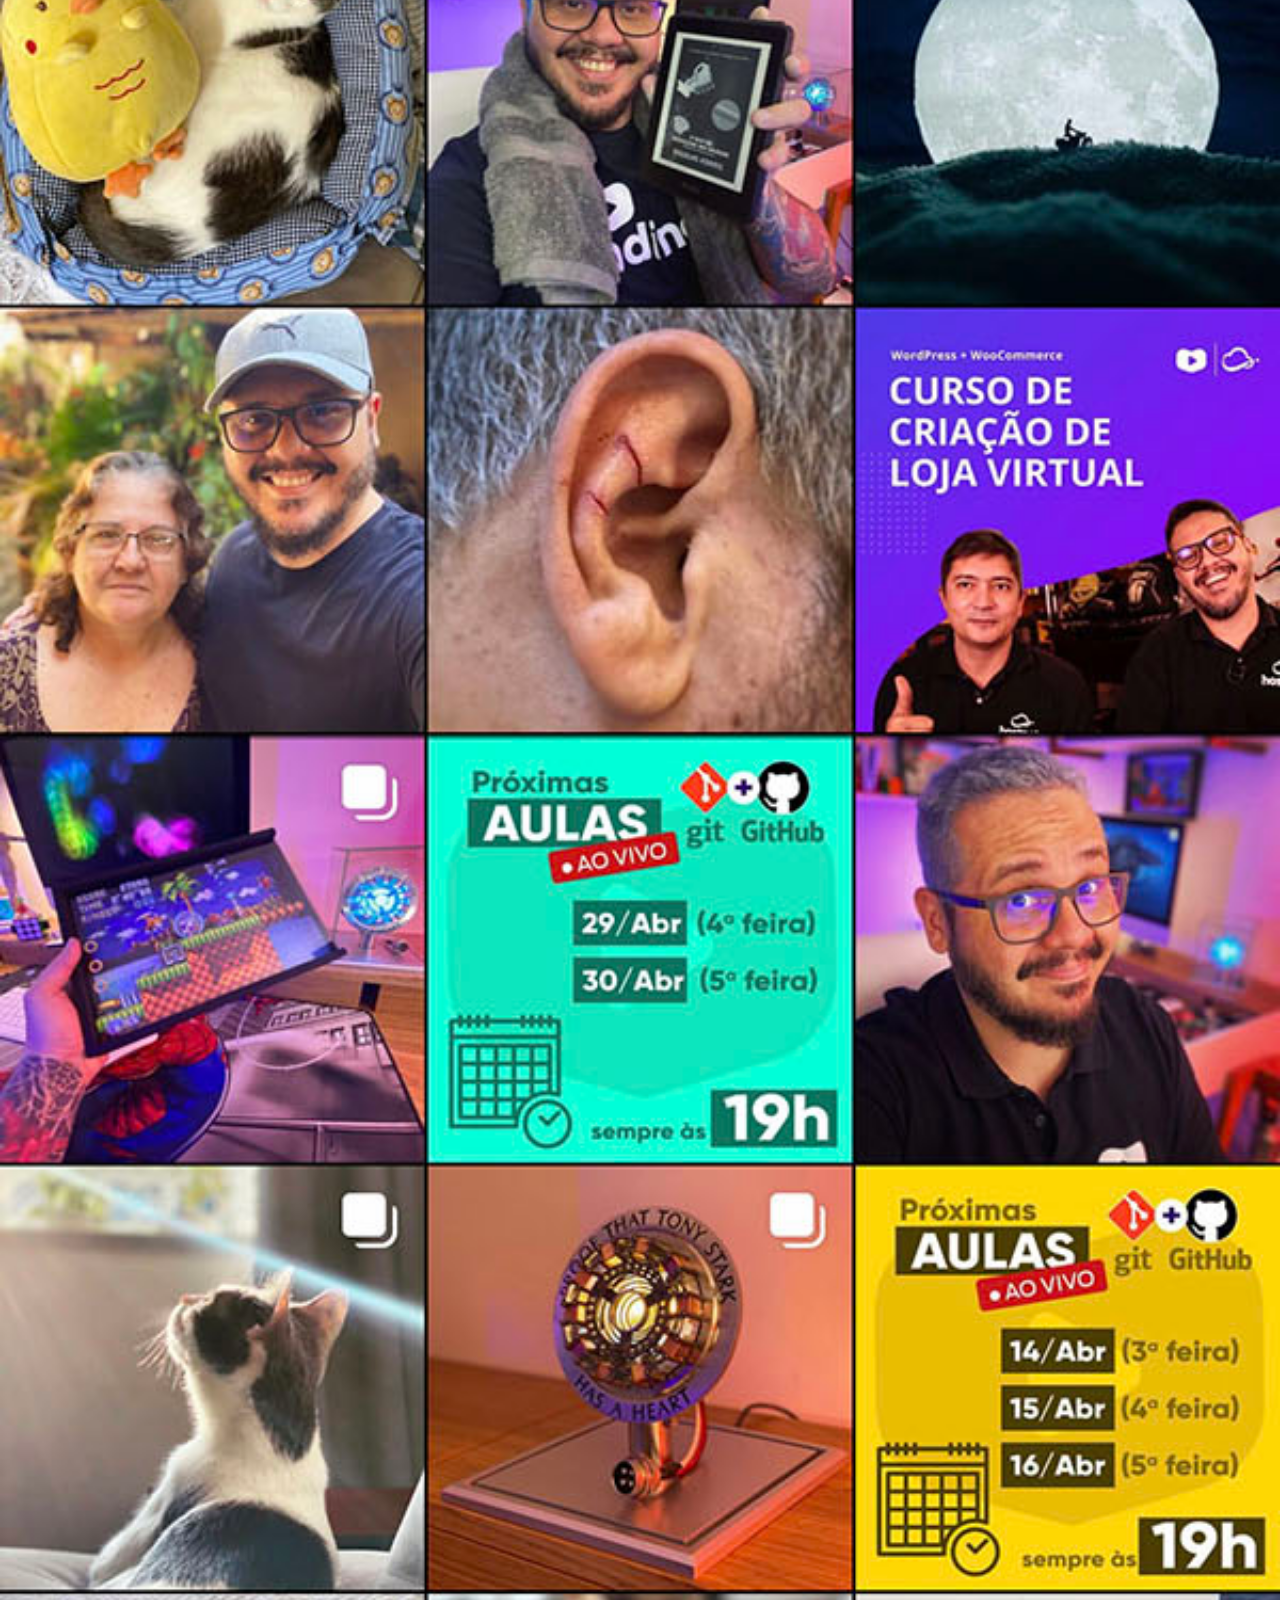
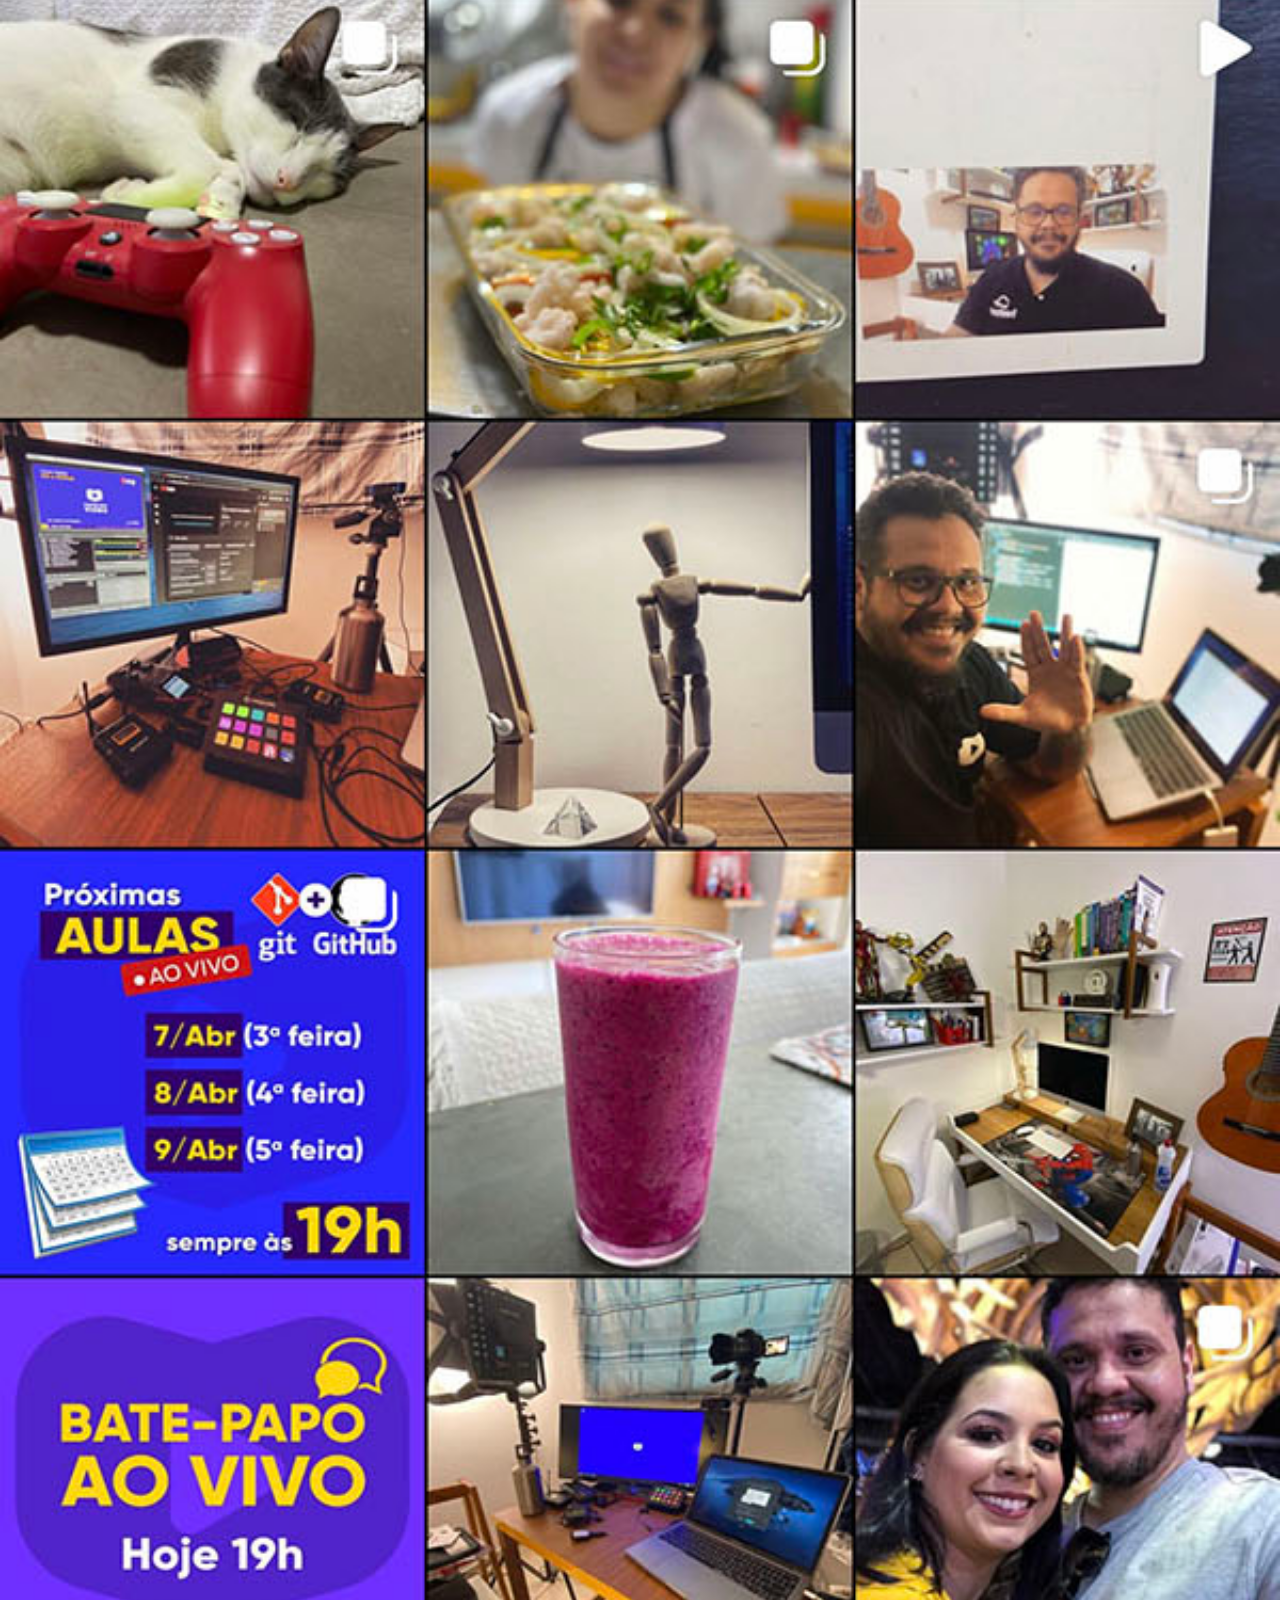
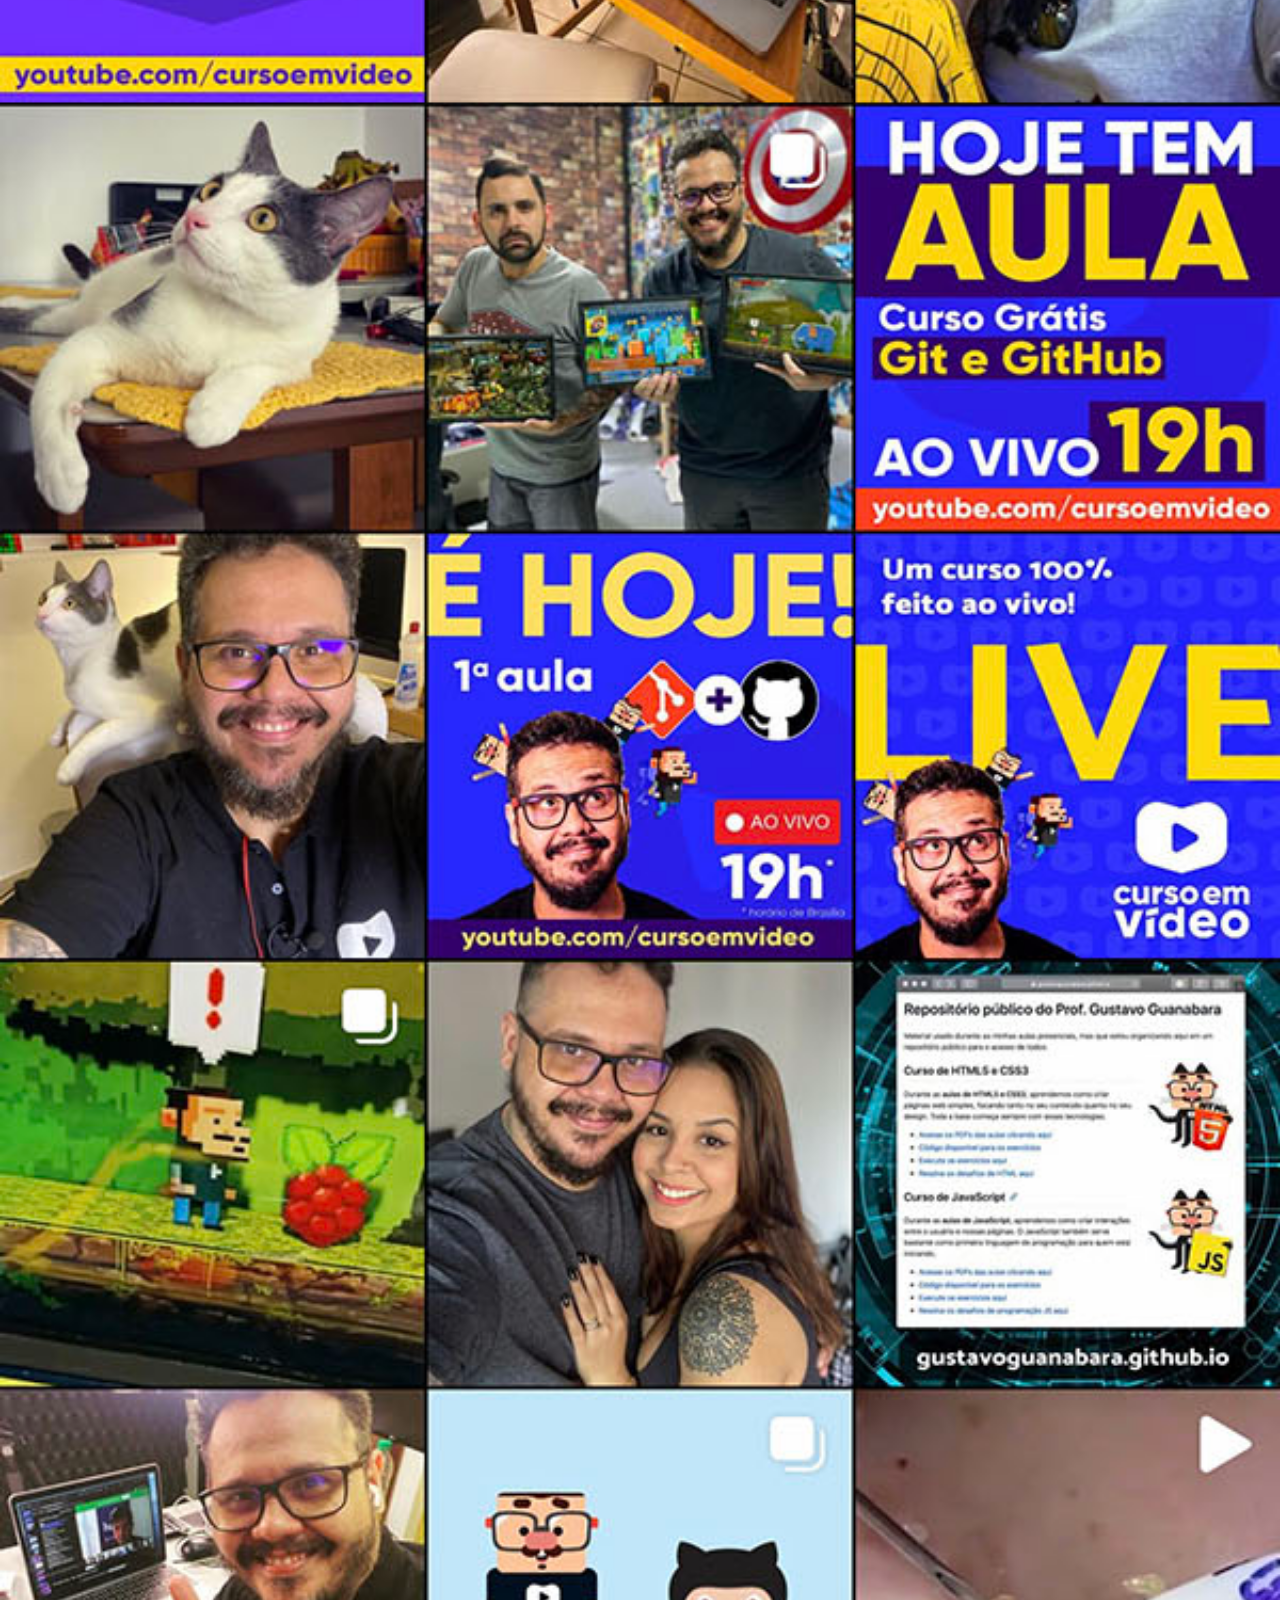
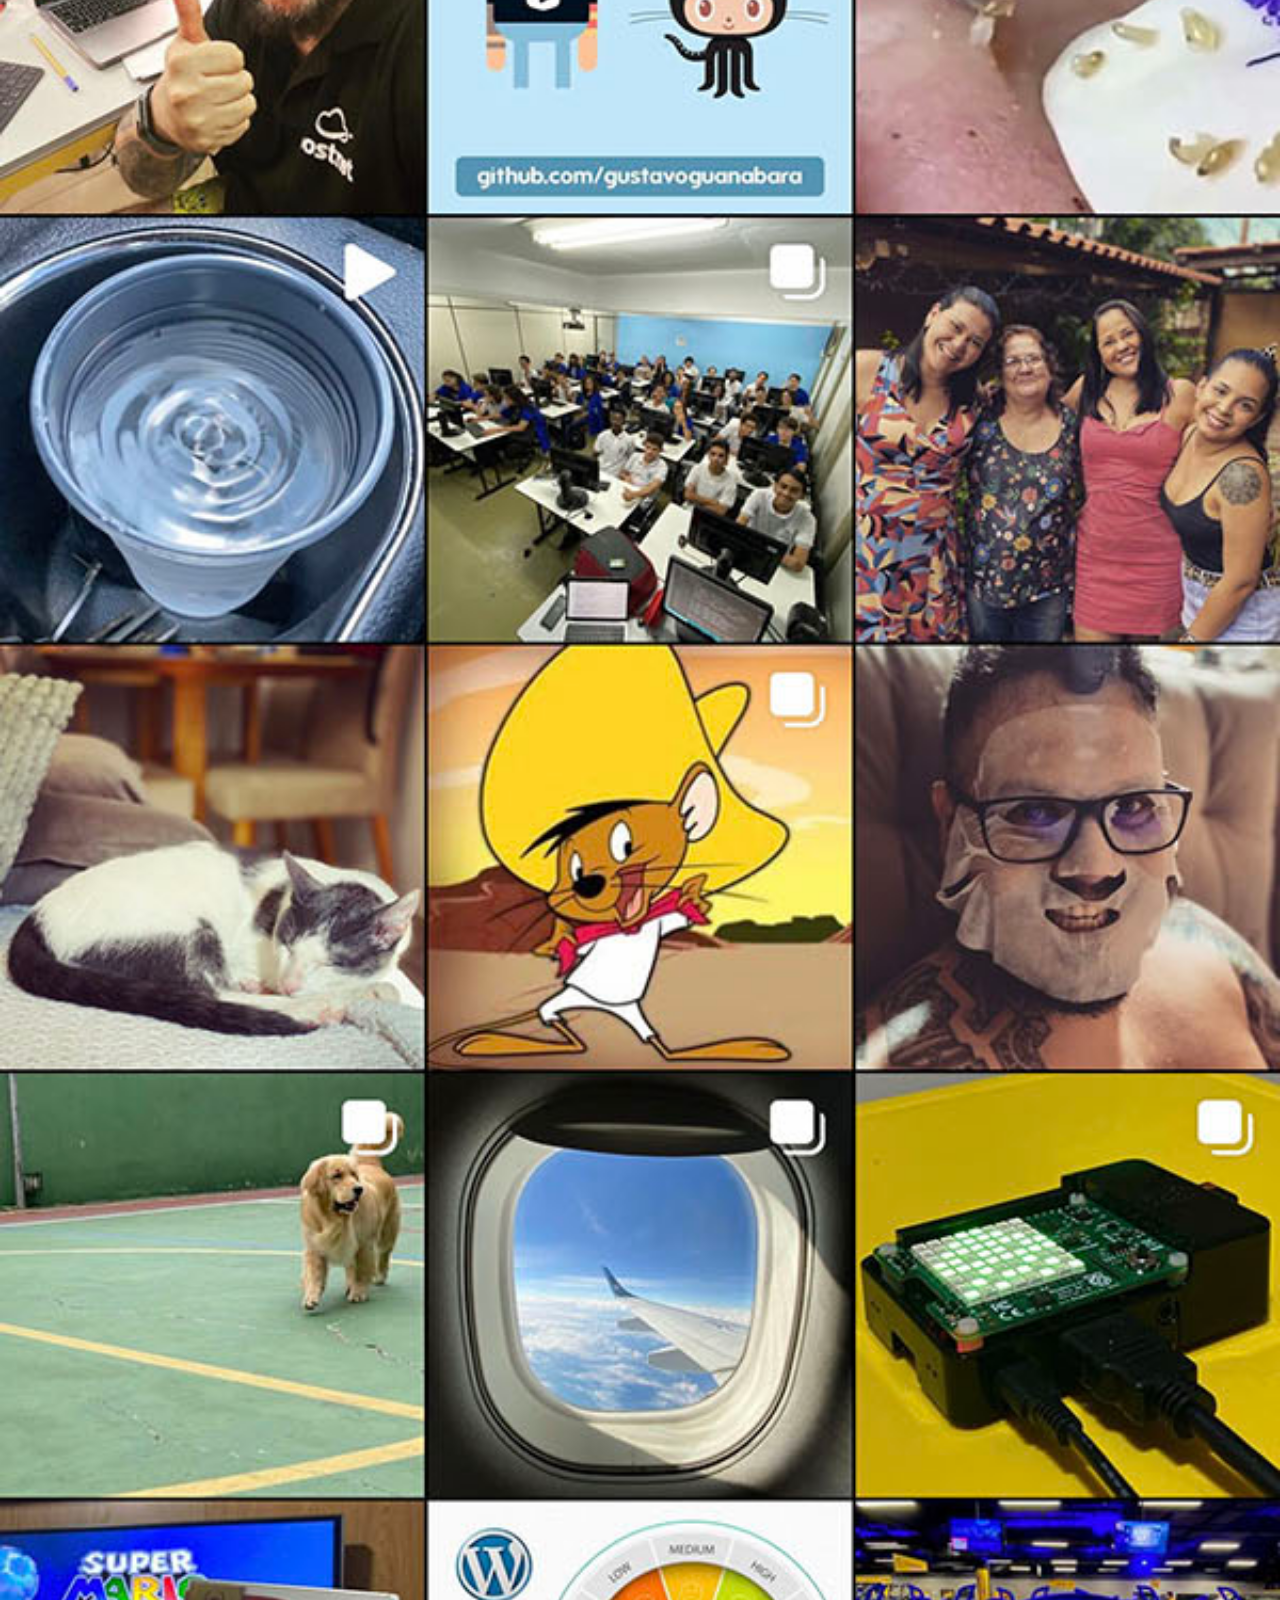
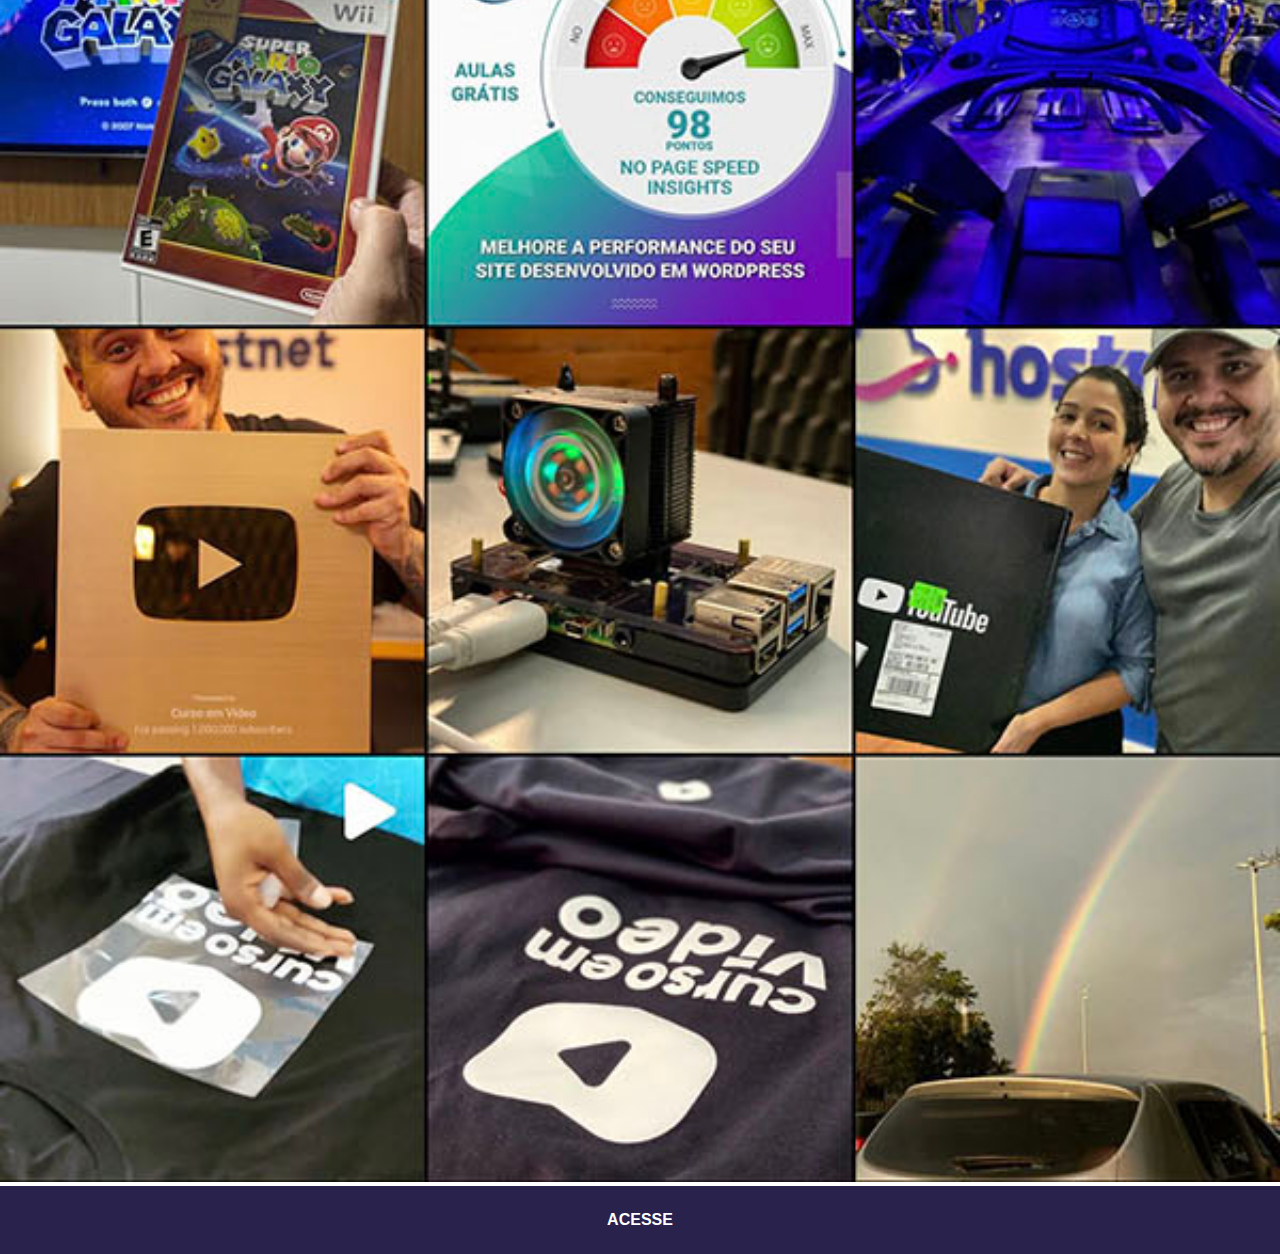
<file: instagram.html>
<!DOCTYPE html>
<html lang="pt-br">
<head>
    <meta charset="UTF-8">
    <meta http-equiv="X-UA-Compatible" content="IE=edge">
    <meta name="viewport" content="width=device-width, initial-scale=1.0">
    <title>instagram</title>
    <link rel="stylesheet" href="estilo/social.css">
</head>
<body>
    <img src="imagens/tela-instagram.jpg" alt="instagram">
    <a href="https://www.instagram.com/billyfost_bs/" target="_blank">ACESSE</a>
</body>
</html>
</file>
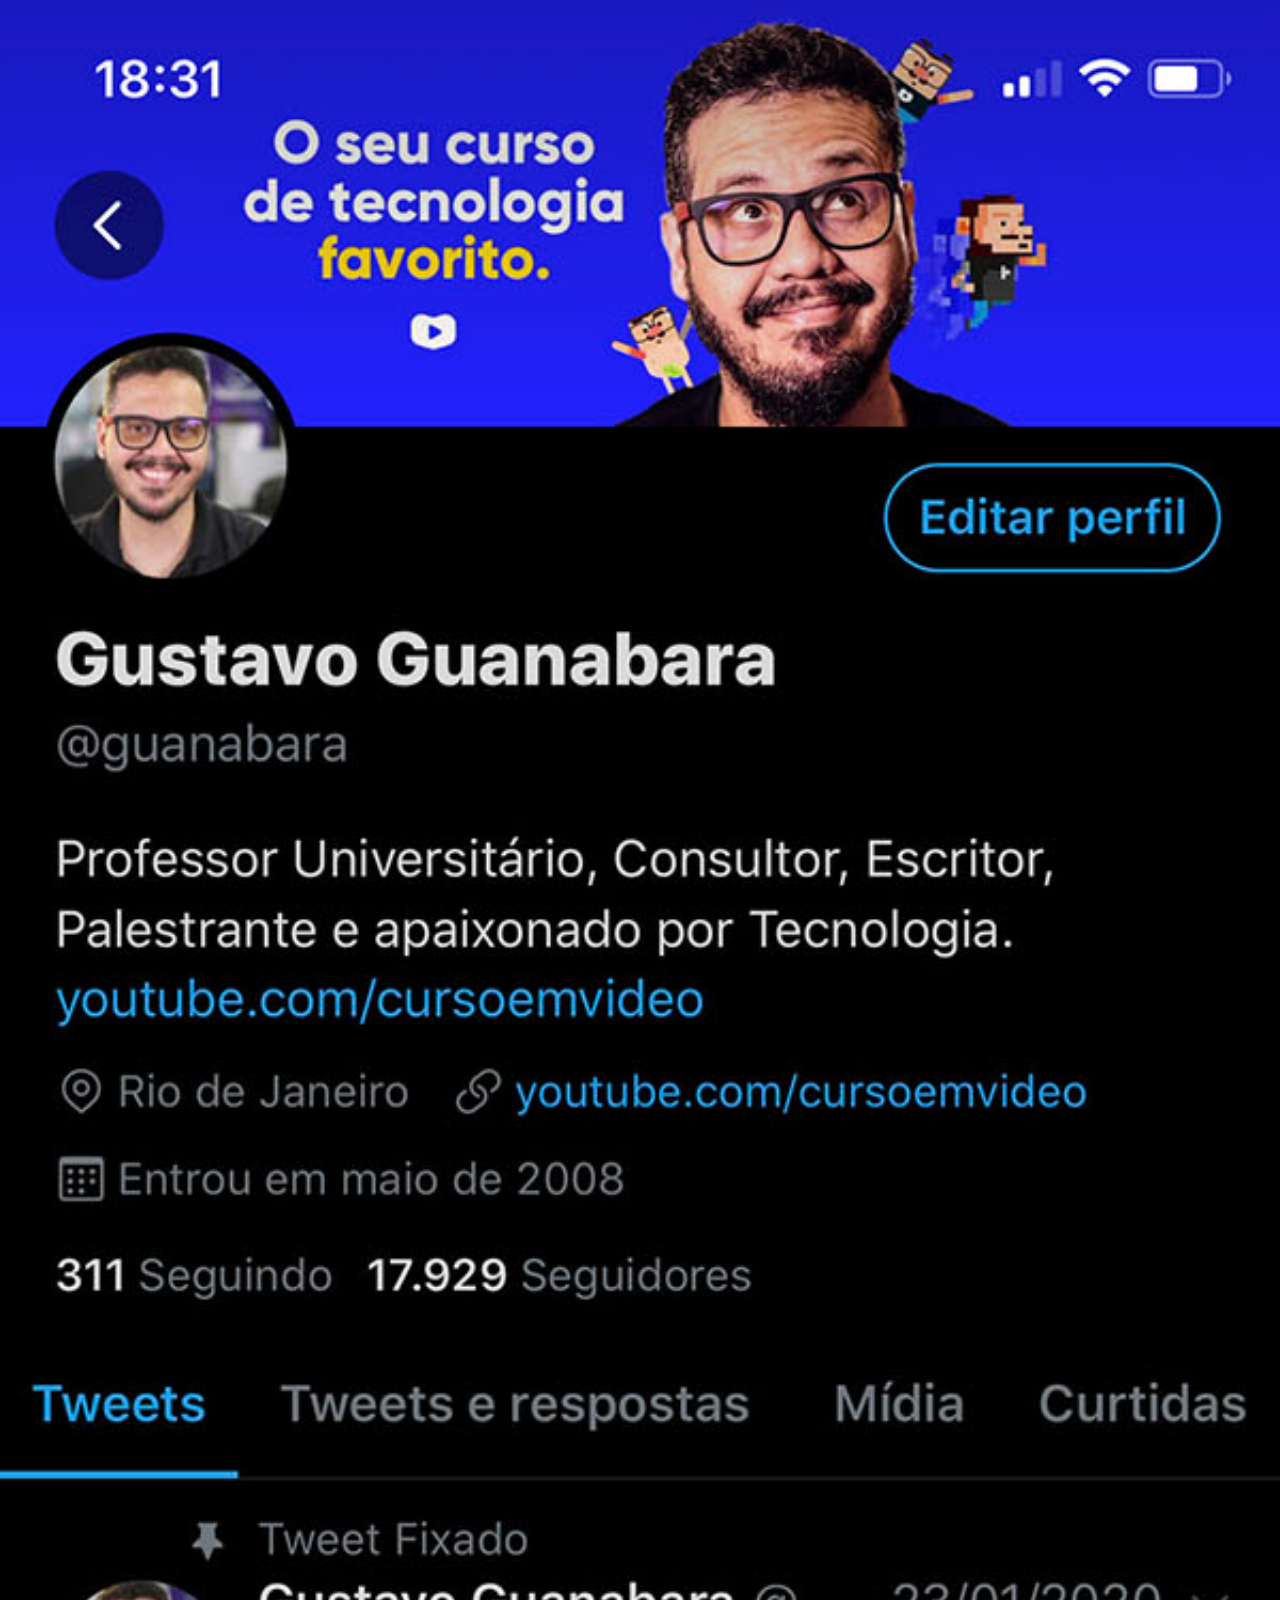
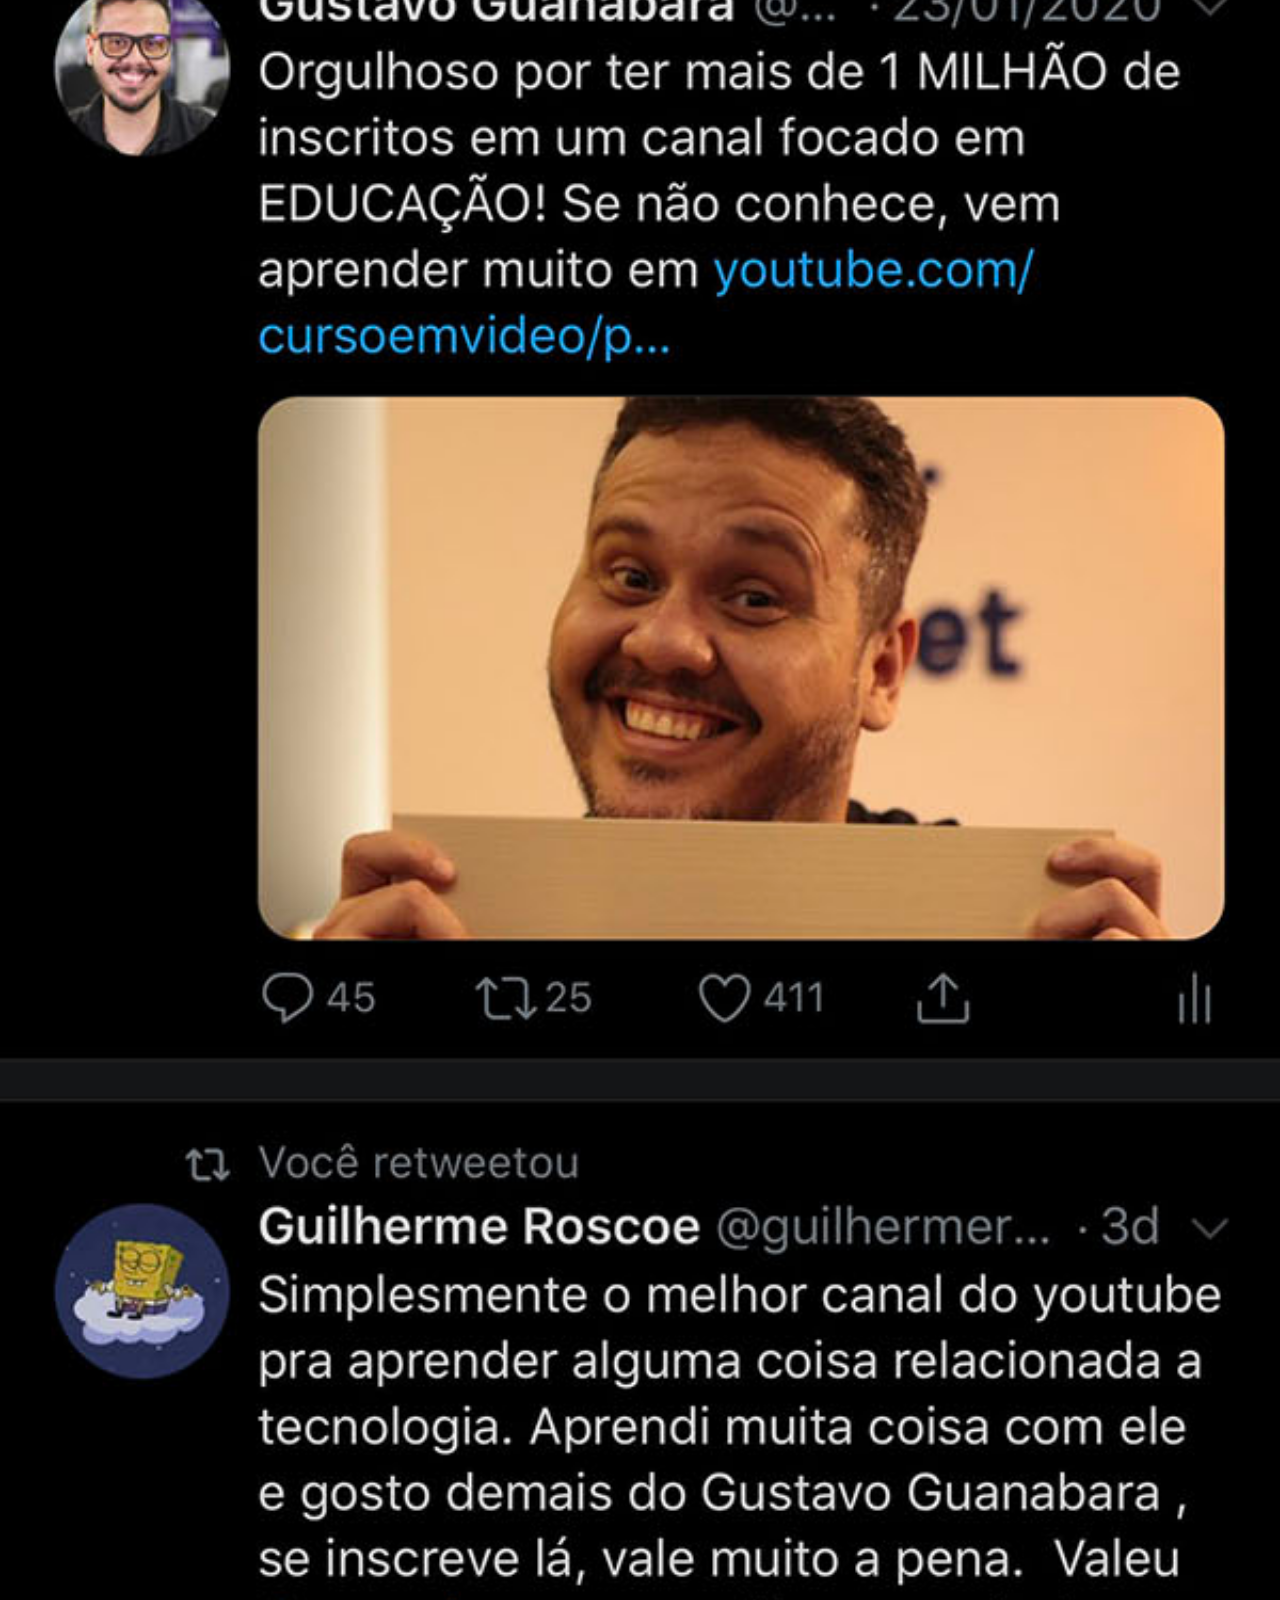
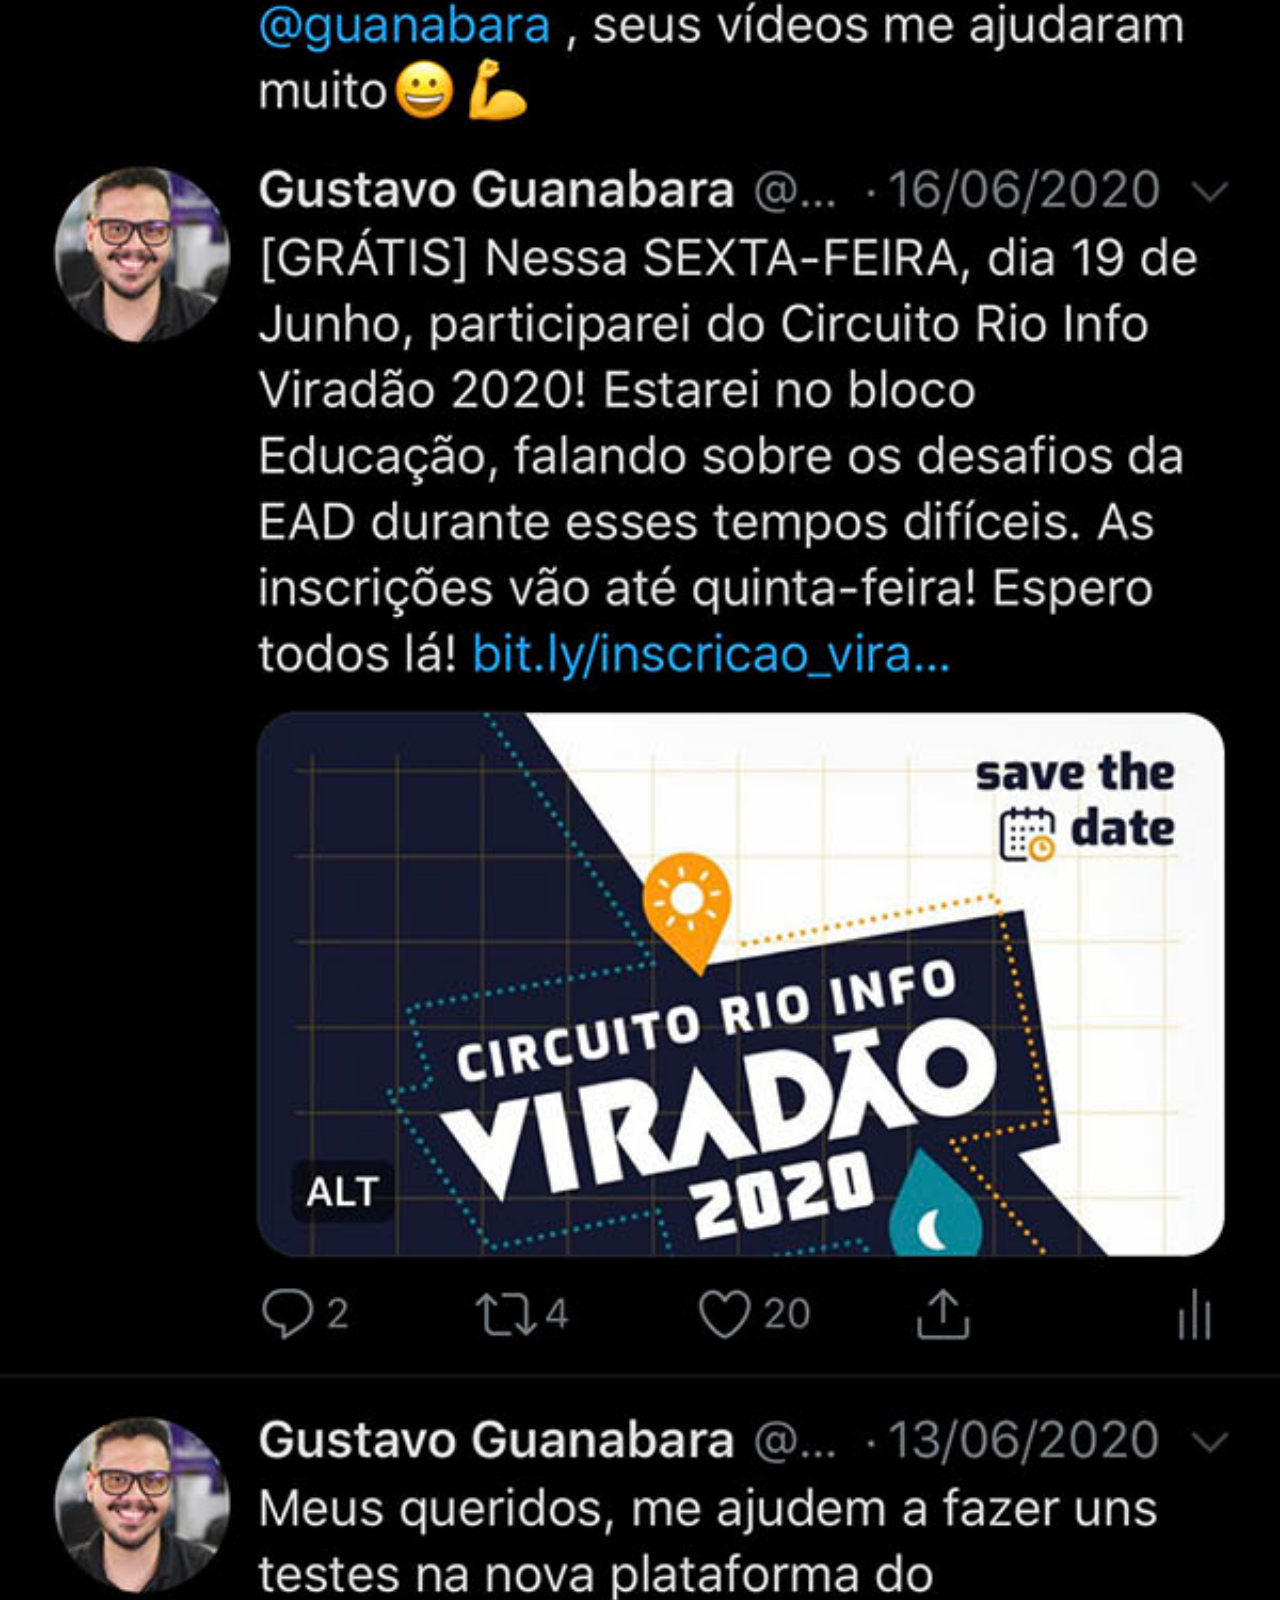
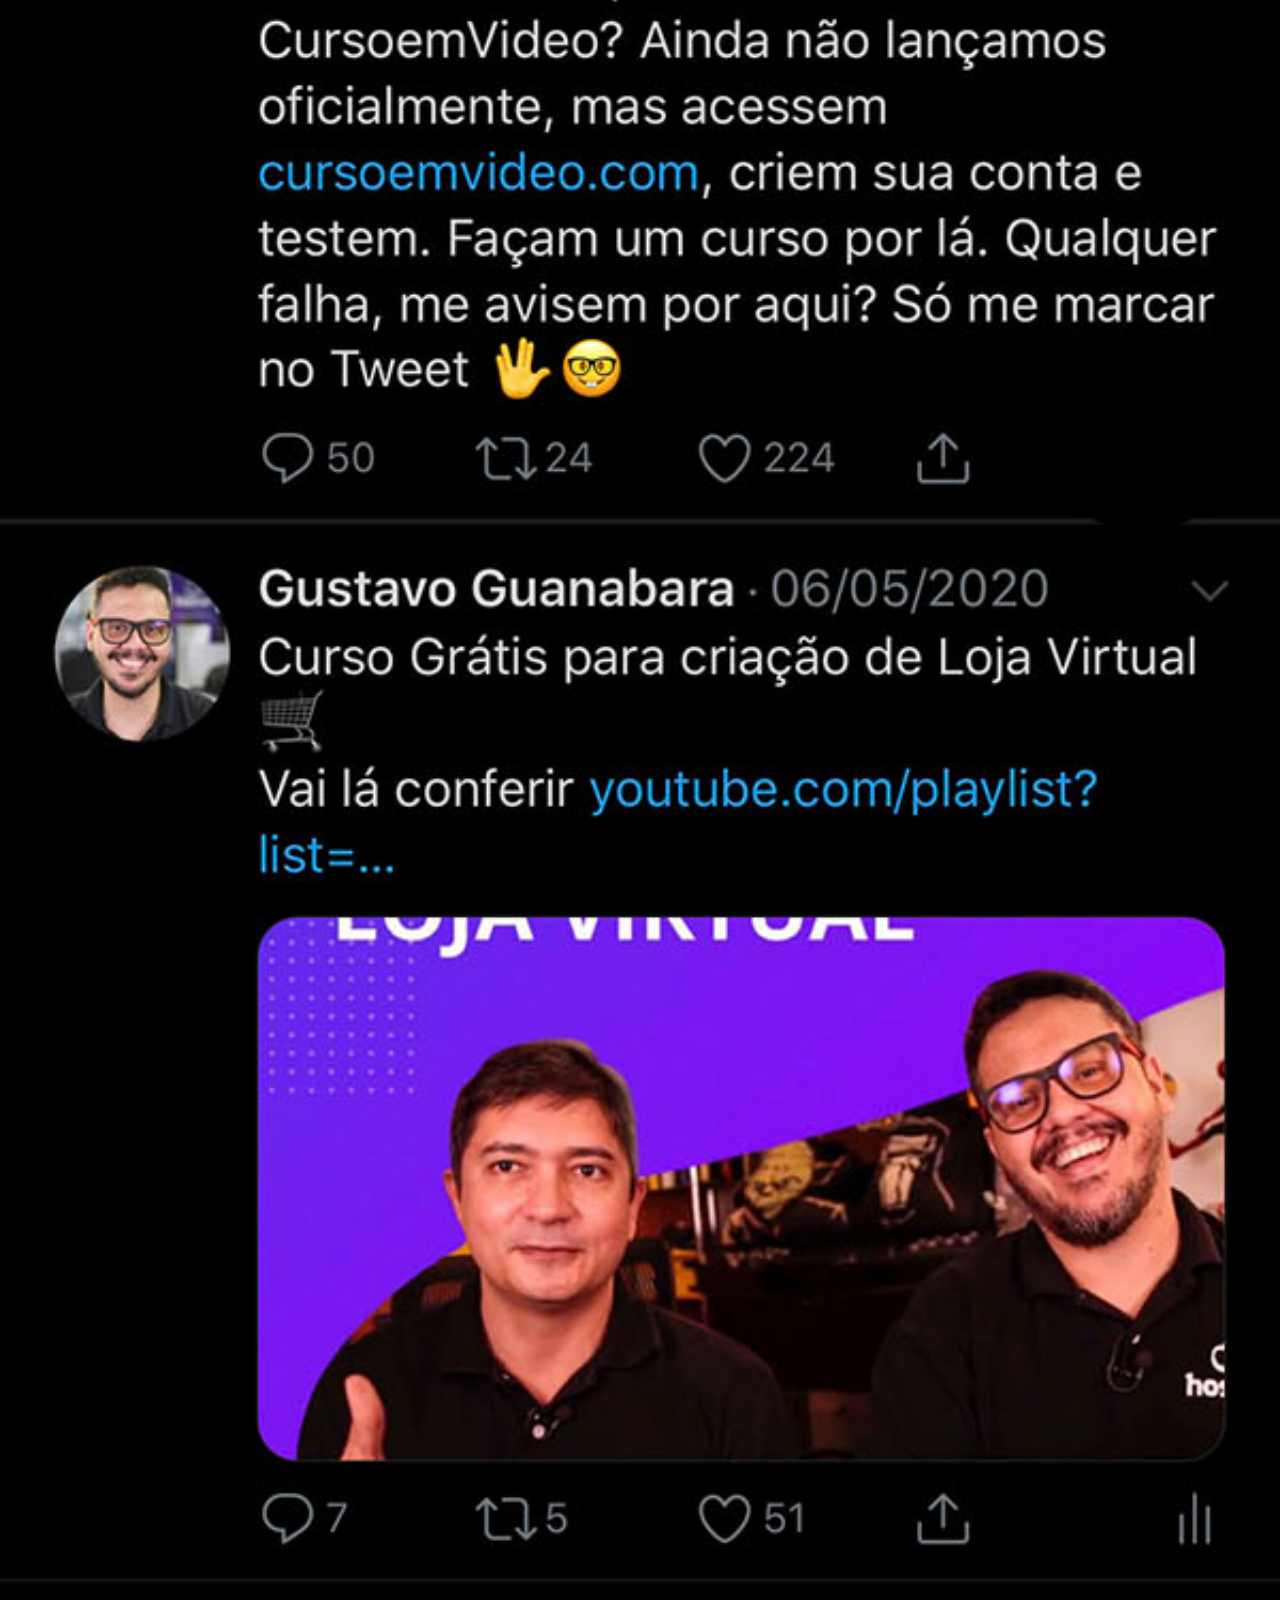
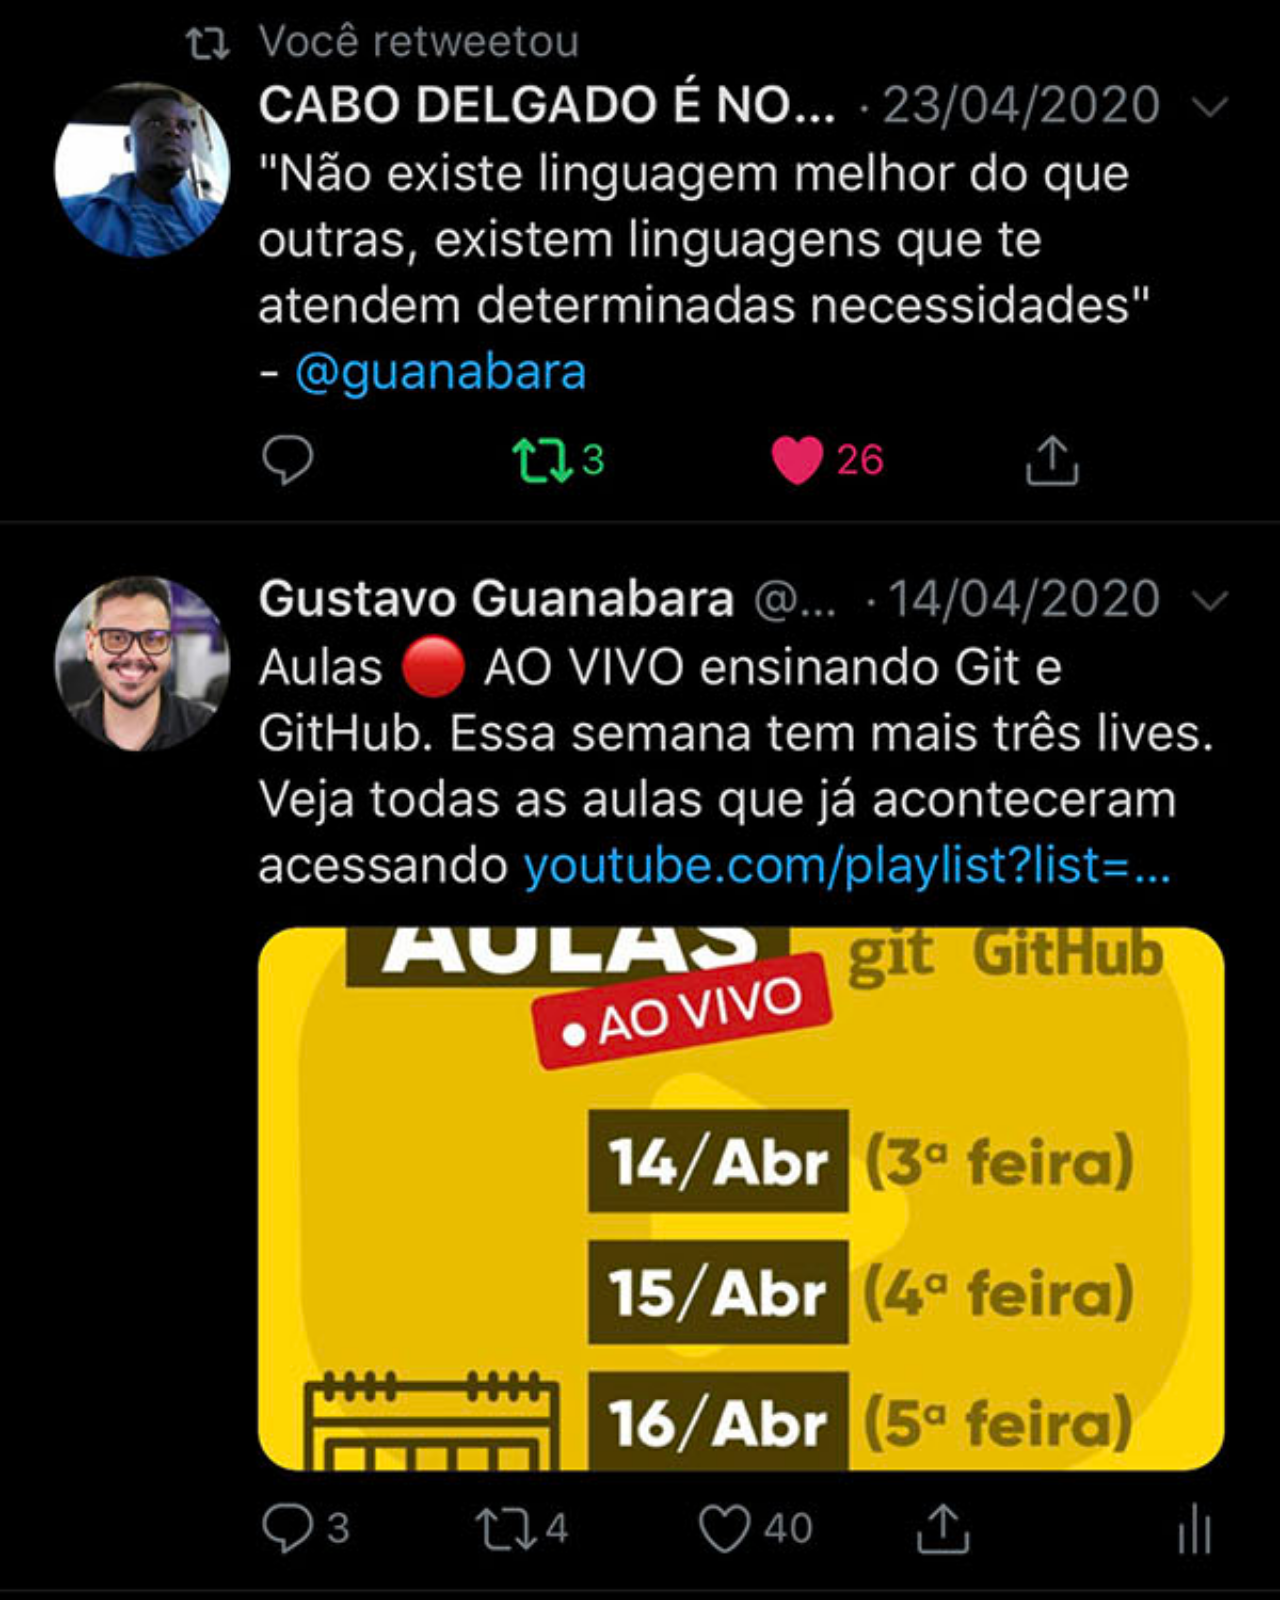
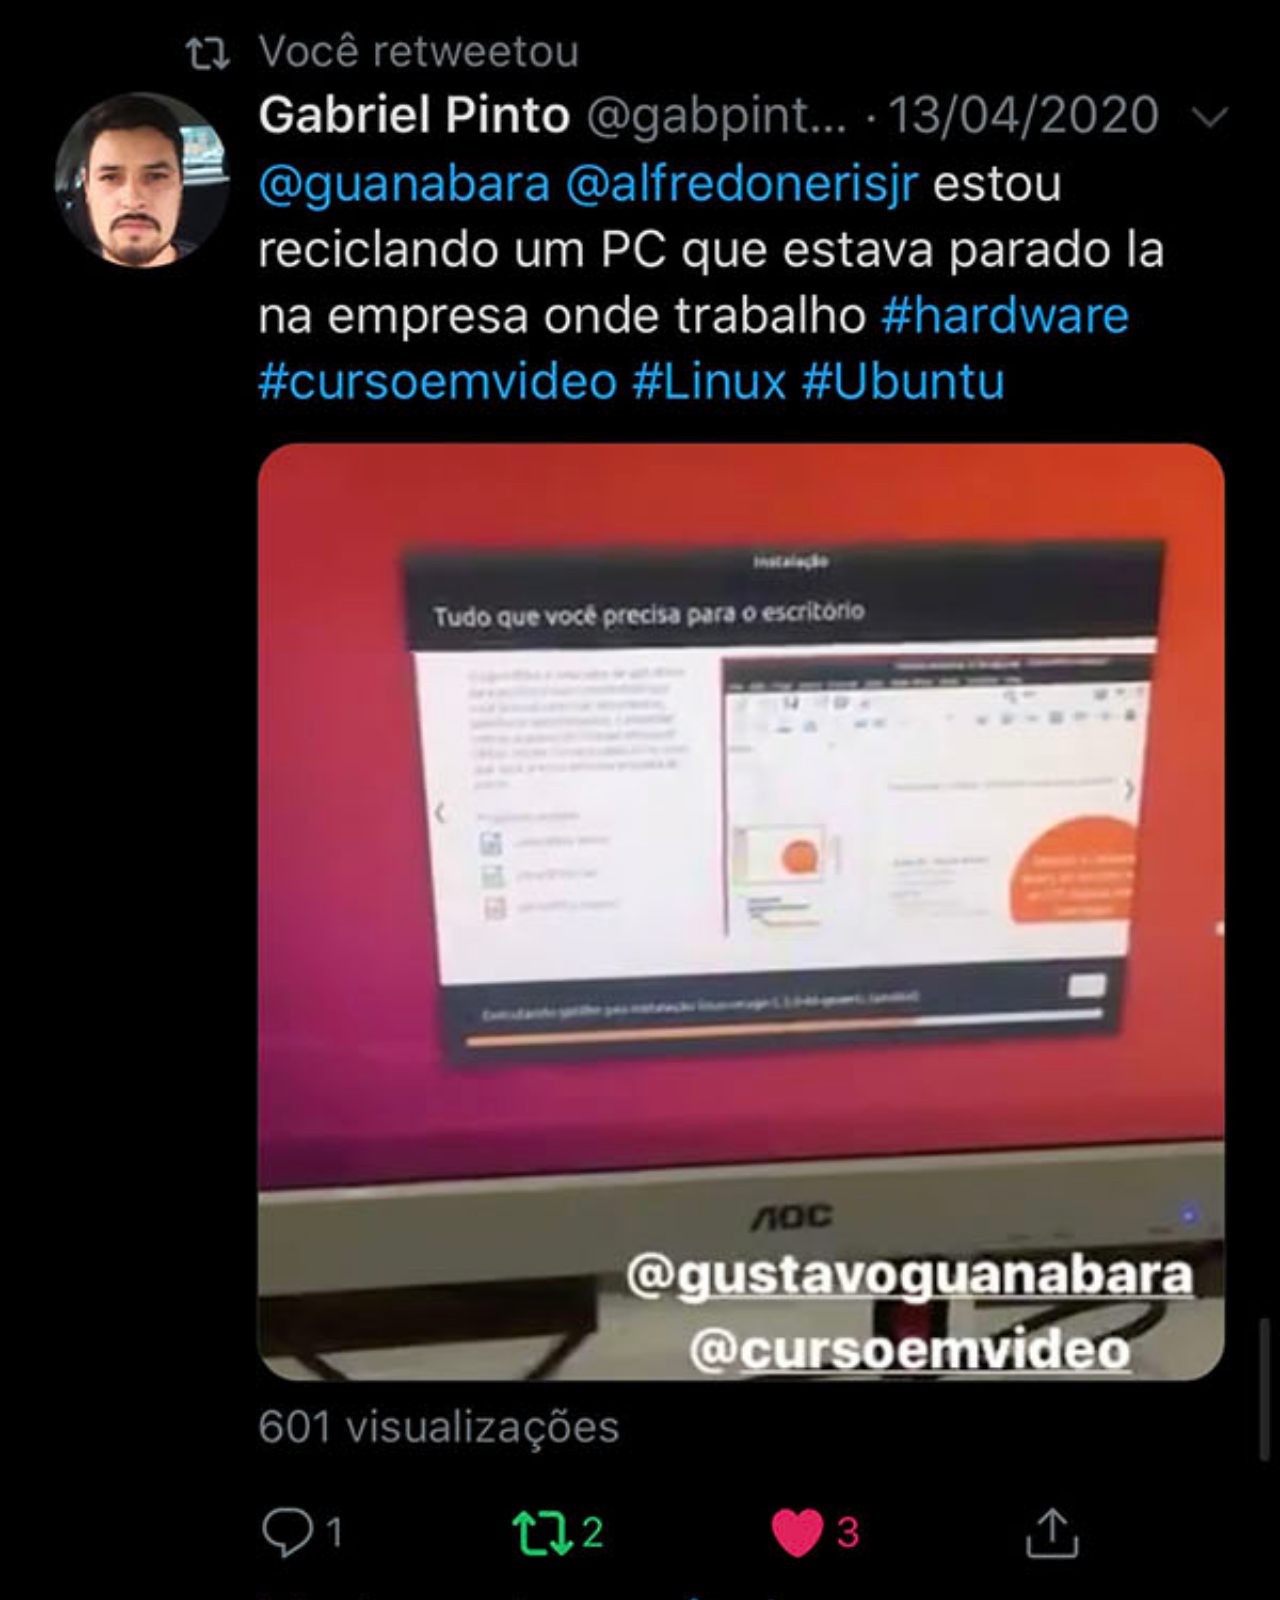
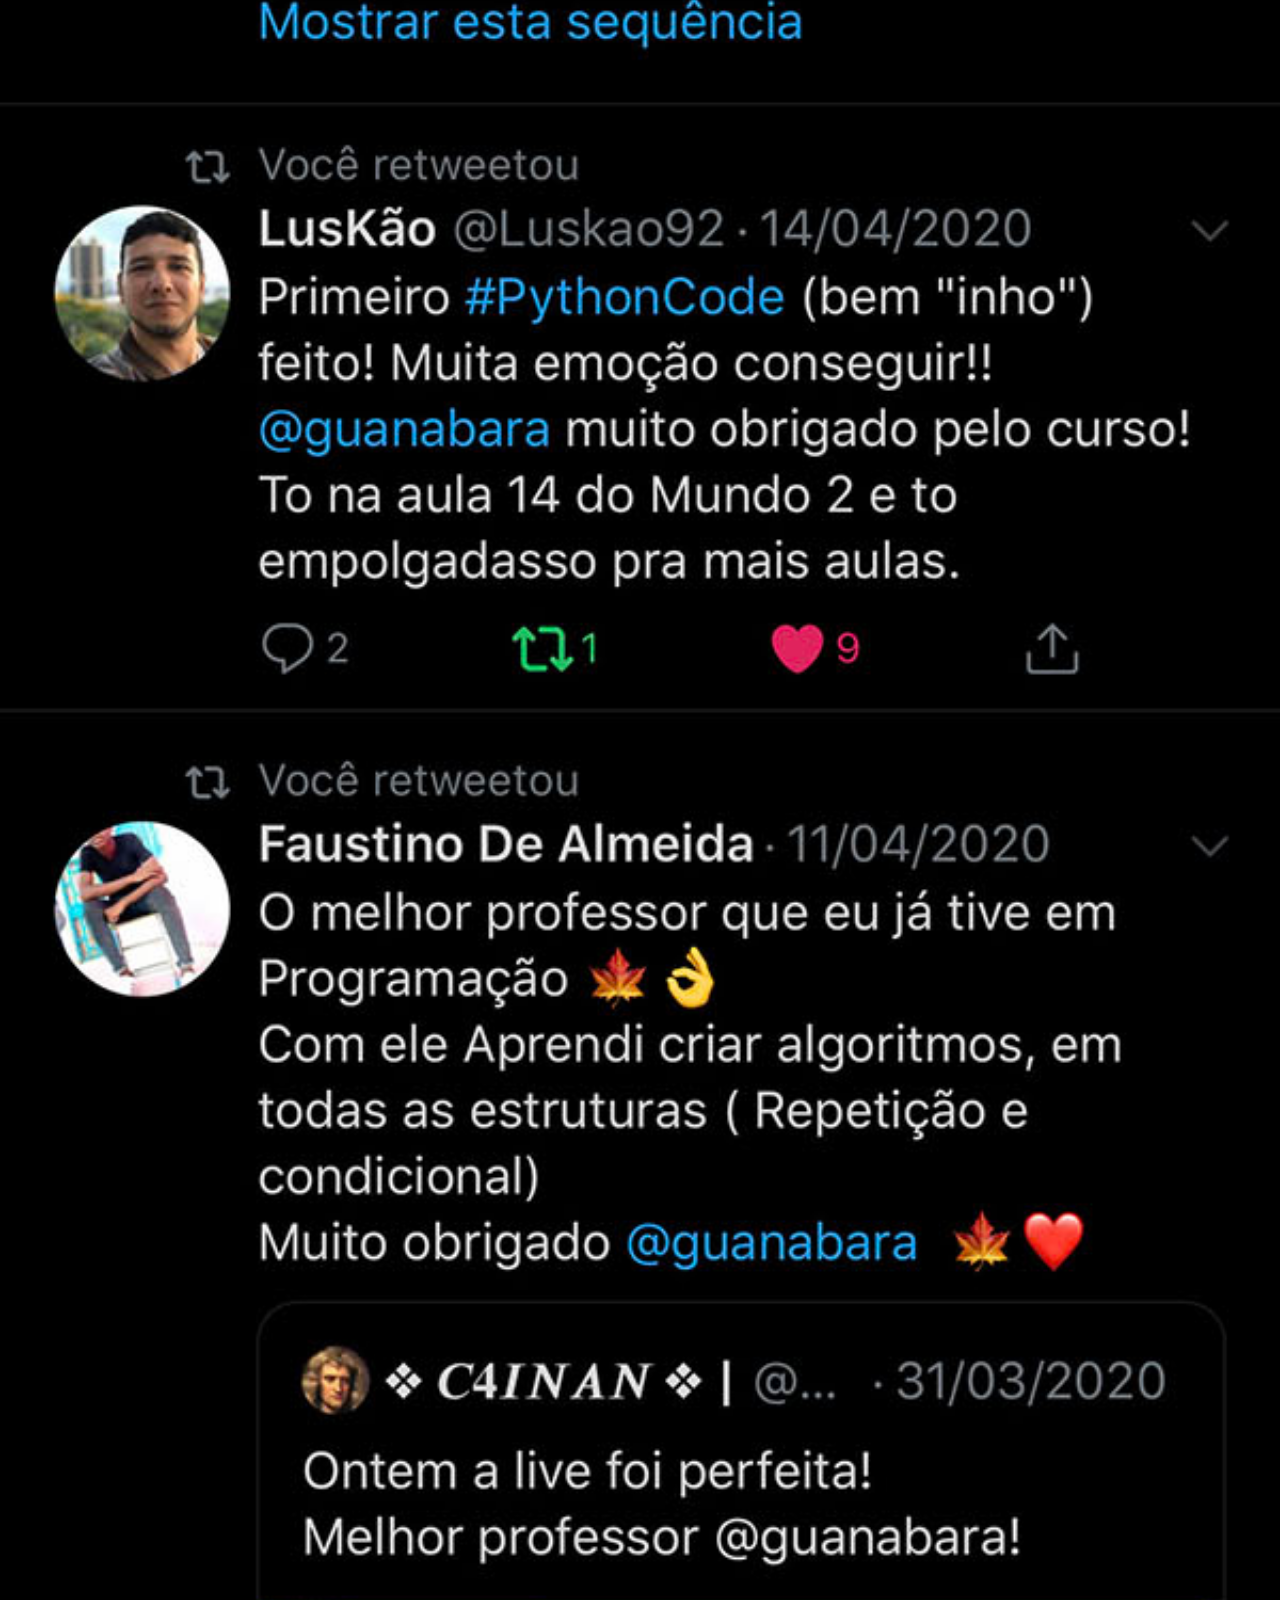
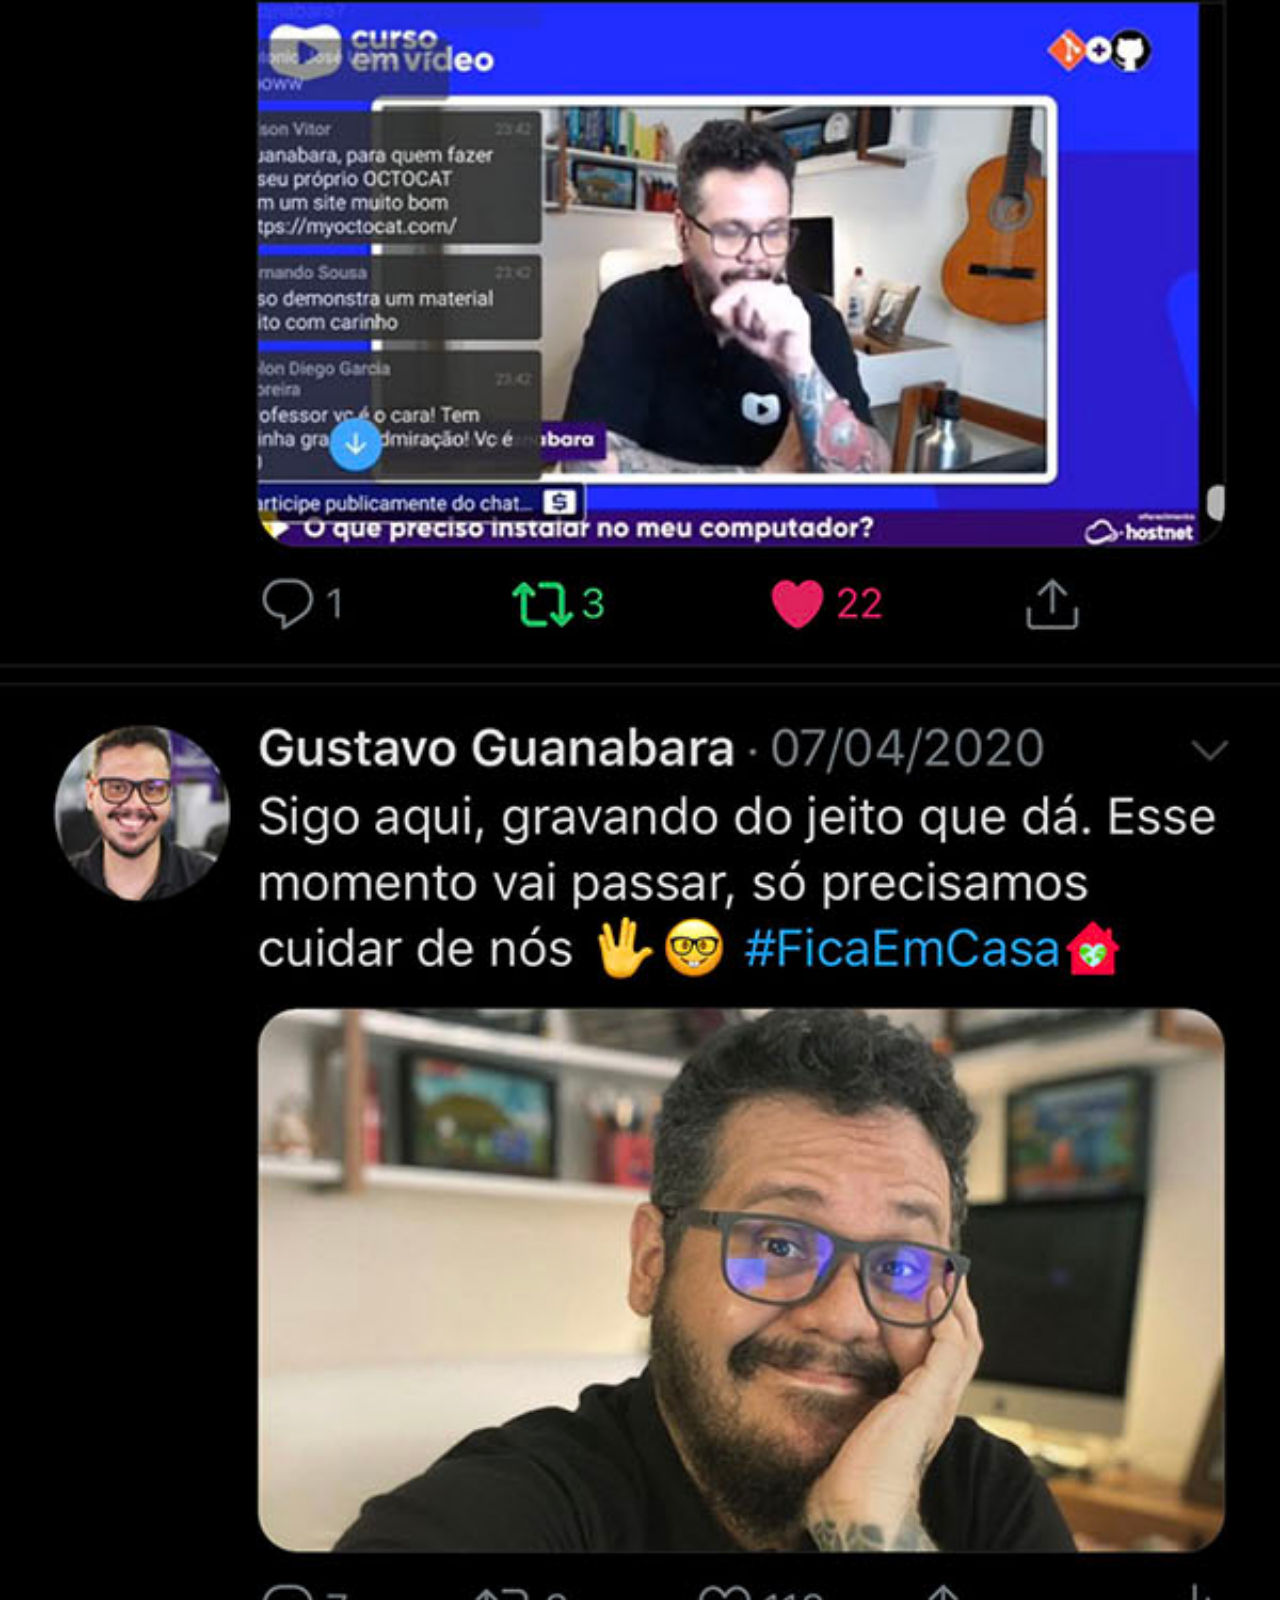
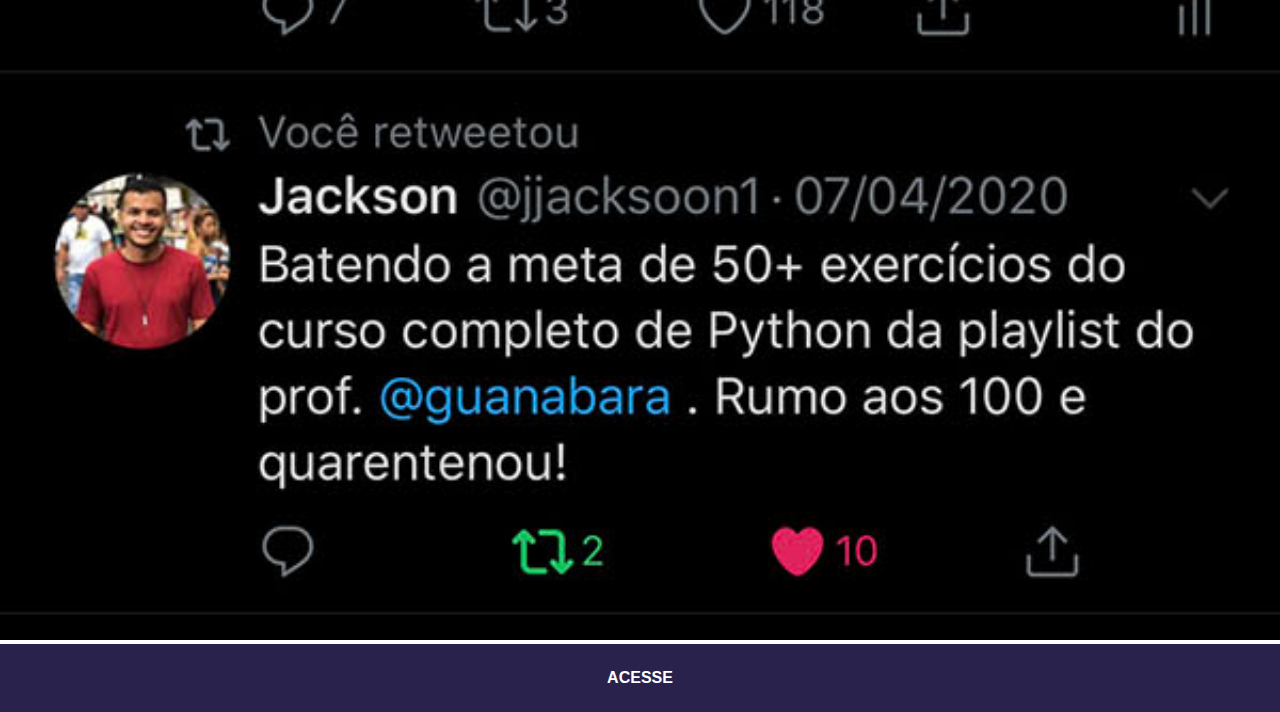
<file: twitter.html>
<!DOCTYPE html>
<html lang="pt-br">
<head>
    <meta charset="UTF-8">
    <meta http-equiv="X-UA-Compatible" content="IE=edge">
    <meta name="viewport" content="width=device-width, initial-scale=1.0">
    <title>twitter</title>
    <link rel="stylesheet" href="estilo/social.css">
</head>
<body>
    <img src="imagens/tela-twitter.jpg" alt="twitter">
    <a href="https://twitter.com/guanabara" target="_blank">ACESSE</a>
</body>
</html>
</file>
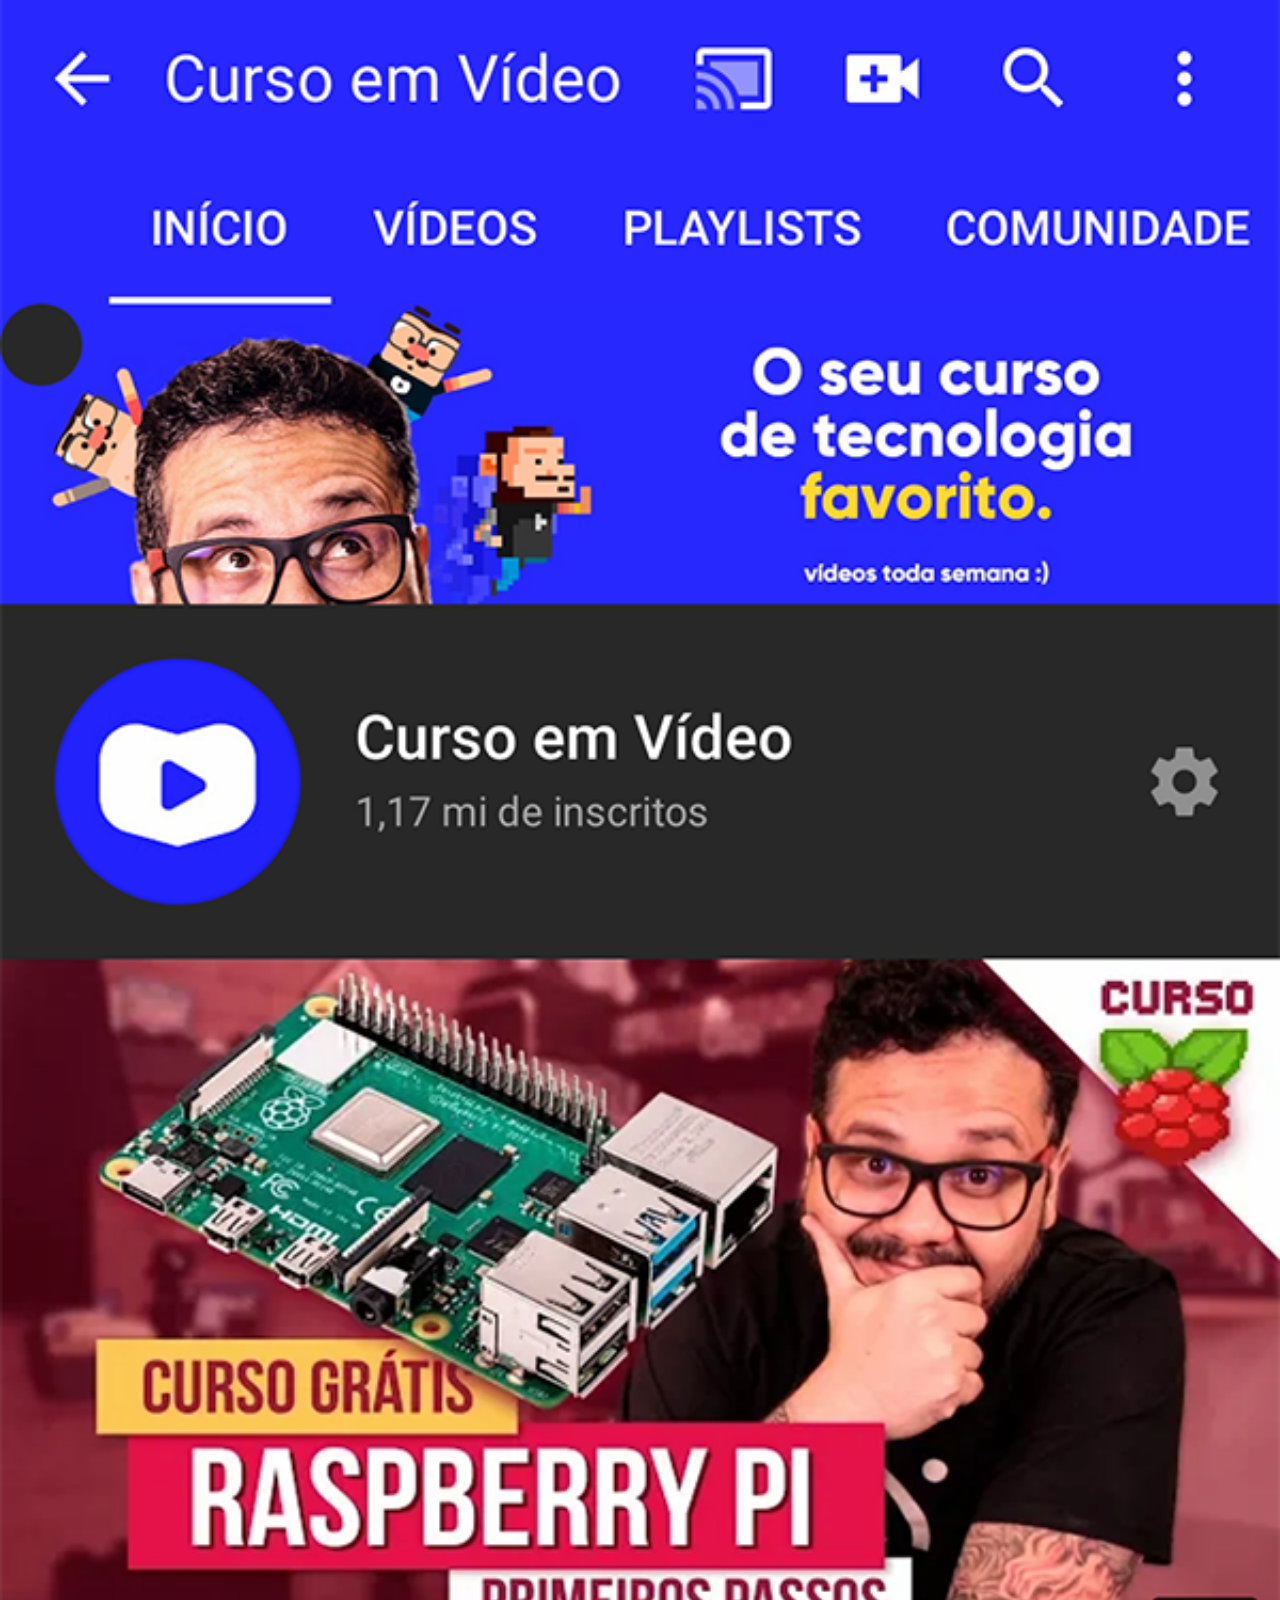
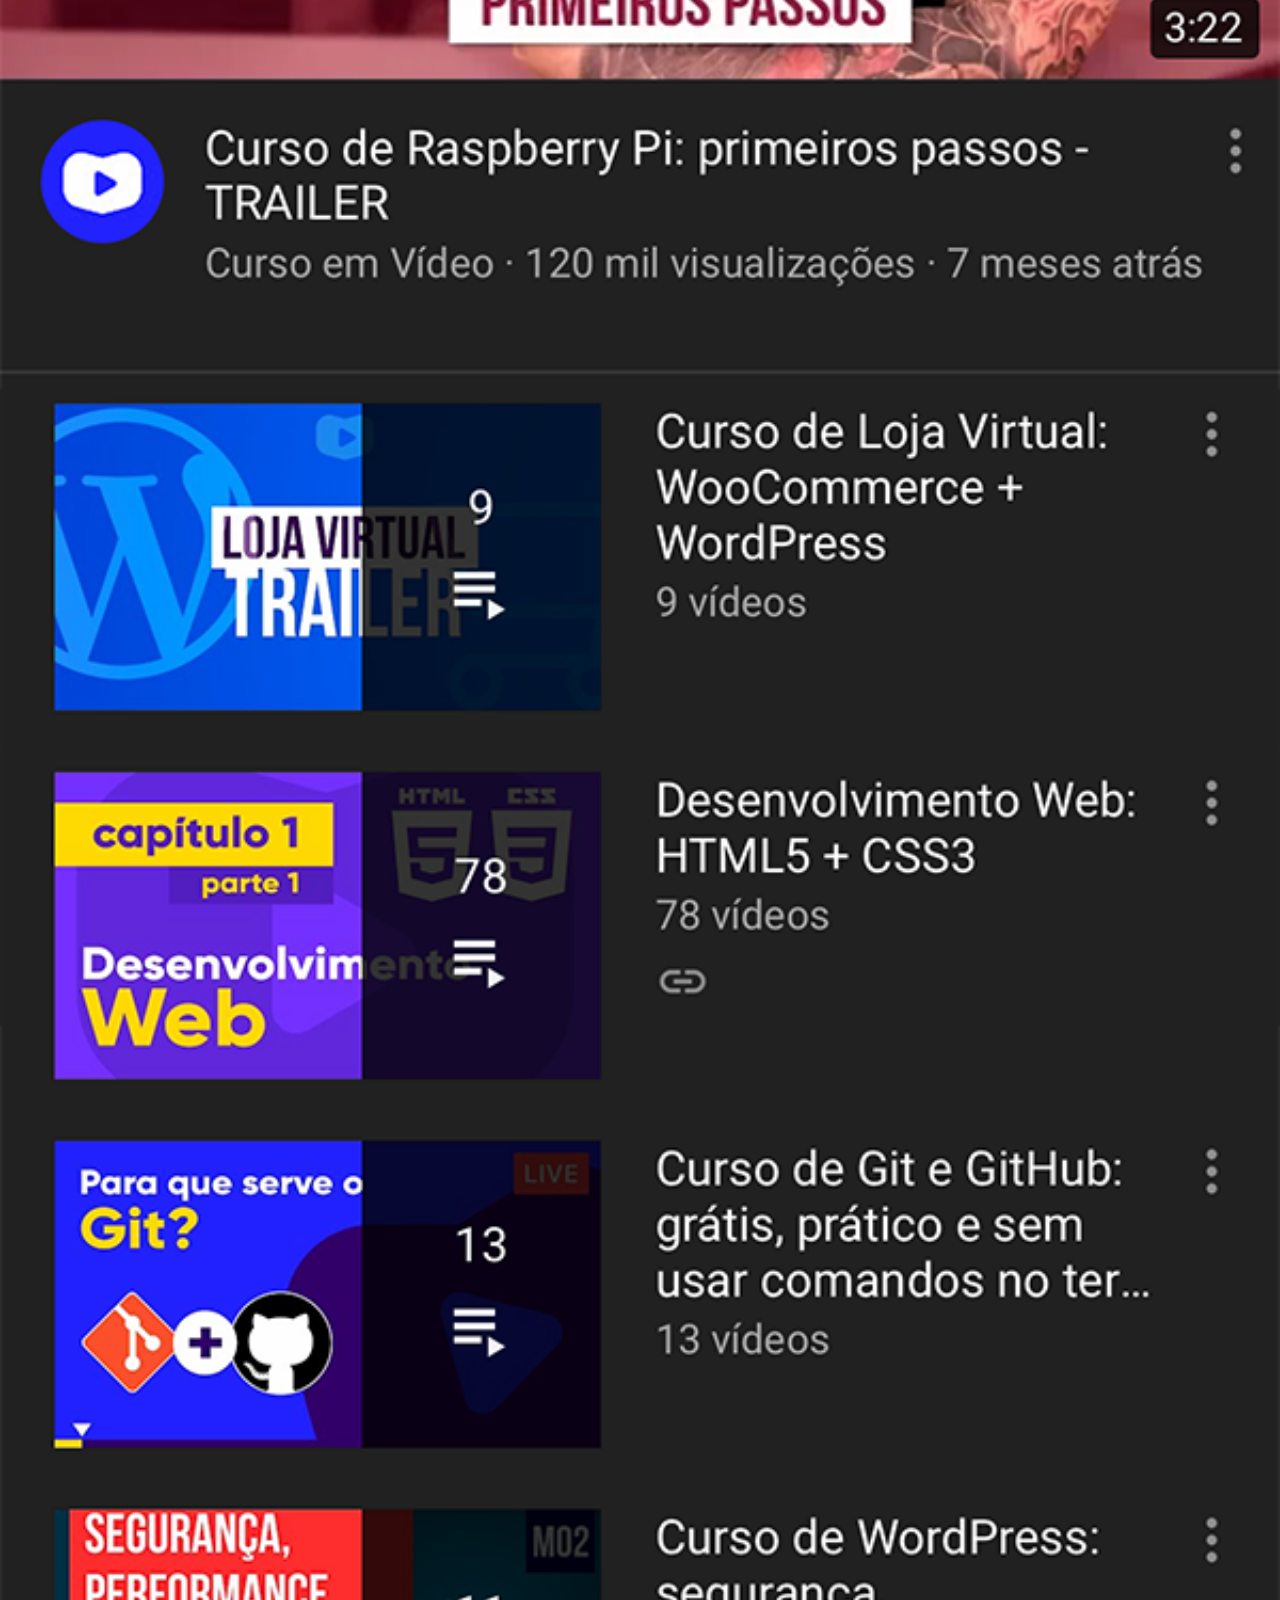
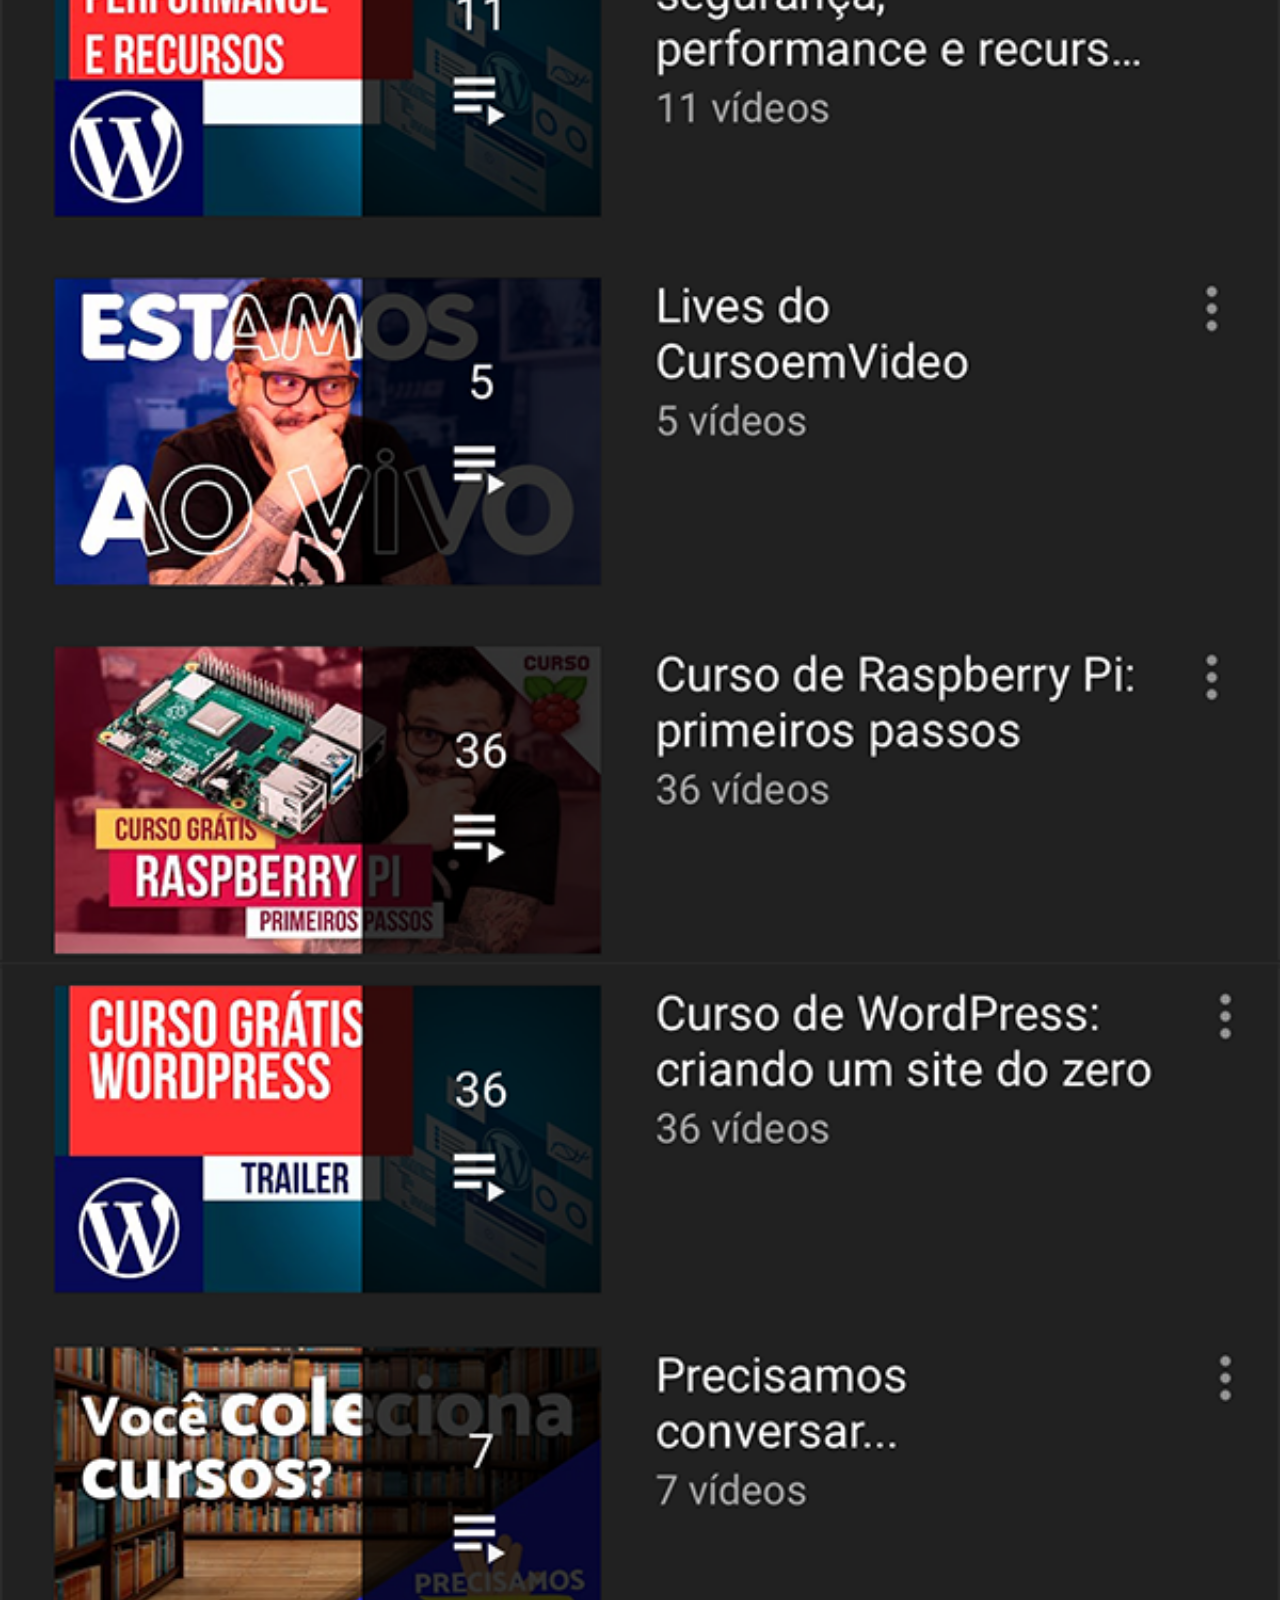
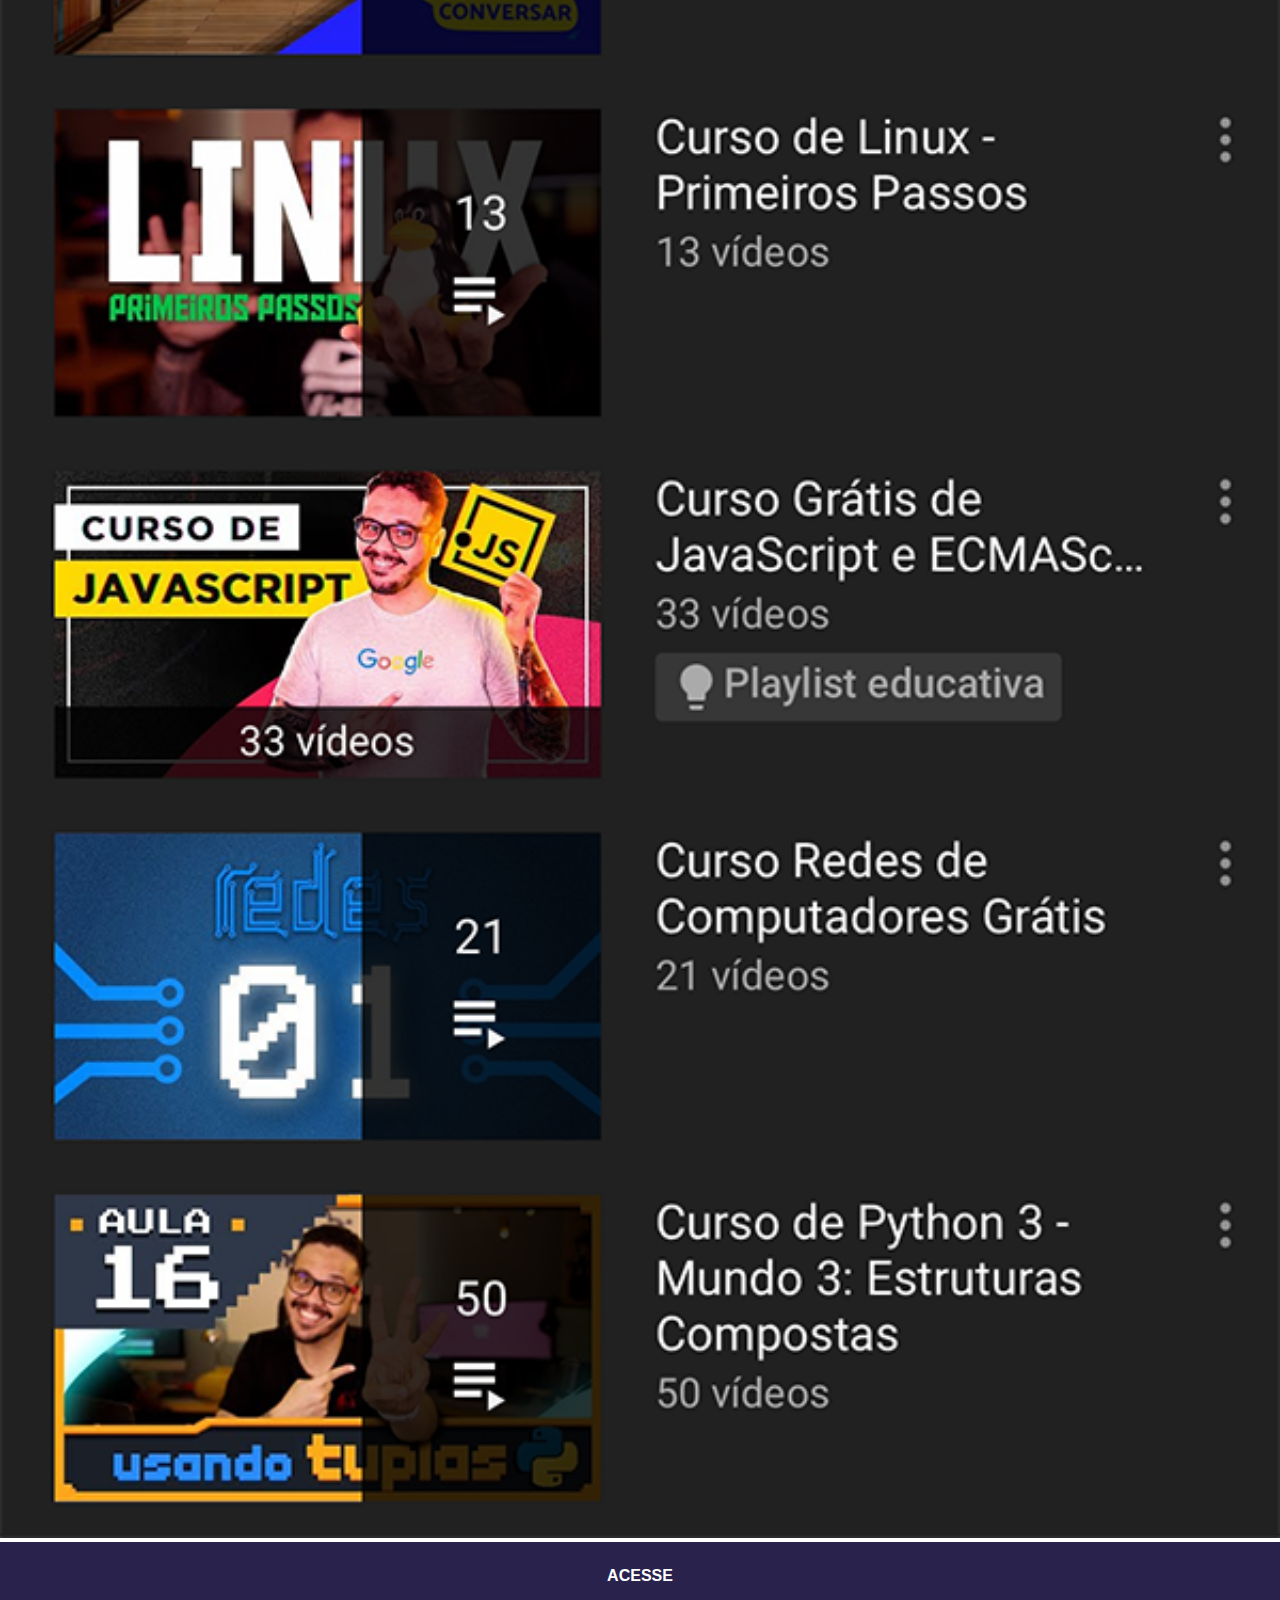
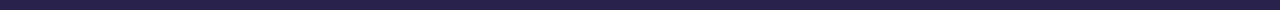
<file: youtube.html>
<!DOCTYPE html>
<html lang="pt-br">
<head>
    <meta charset="UTF-8">
    <meta http-equiv="X-UA-Compatible" content="IE=edge">
    <meta name="viewport" content="width=device-width, initial-scale=1.0">
    <title>youtube</title>
    <link rel="stylesheet" href="estilo/social.css">
</head>
<body>
    <img src="imagens/tela-youtube.png" alt="">
    <a href="https://www.youtube.com/cursoemvideo" target="_blank">ACESSE</a>
</body>
</html>
</file>
<file: estilo/style.css>
@charset "UTF-8";

* {
    margin: 0px;
    padding: 0px;
}

html, body { 
    height: 100vh;
    width: 100%;
}

body{
    background: url(/imagens/fundo-madeira.jpg) no-repeat top center;
    background-size: cover;
    background-attachment: fixed;
}

main {
    height: 100vh;
    position: relative;
}

#telefone {
    position: absolute;
    left: 50%;
    top: 50%;
    transform: translate(-50%, -50%);
    height: 623px;
    width: 310px;
    background: url('/imagens/frame-iphone.png') no-repeat;
}

iframe#centro {
    position: relative;
    left: 7%;
    top: 13%;
    width: 267px;
    height: 470px;
}

#redes-sociais {
   display: flex;
   flex-direction: column;
   text-align: right;
   padding: 10px 10px 0px 0px;
}

#redes-sociais img {
    width: 50px;
    border-radius: 50%;
    margin-bottom: 15px;
    box-shadow: 2px 2px 5px rgba(0, 0, 0, 0.473);
}

#redes-sociais img:hover {
    border: 2px solid white;
    box-sizing: border-box;
    transition: border 1s, transform .5s;
    transform: translate(-3px, -3px);
    box-shadow: 5px 6px 3px rgba(0, 0, 0, 0.397);
}
</file>
<file: estilo/social.css>
@charset "UTF-8";

body {
    width: 100%;
    height: 100vh;
    font-family: Arial, Helvetica, sans-serif;
}

* {
    padding: 0px;
    margin: 0px;
}

img {
    width: 100%;
    /*height: 100vh;*/
}

a {
    display: block;
    background-color: rgb(40, 34, 77);
    color: white;
    text-align: center;
    text-decoration: none;
    padding: 25px;
    font-weight: bolder;
}

a:hover {
    text-decoration: underline;
    background-color: slateblue;
    transition: background-color .5s, color 1s;
    color: black;
}
</file>
